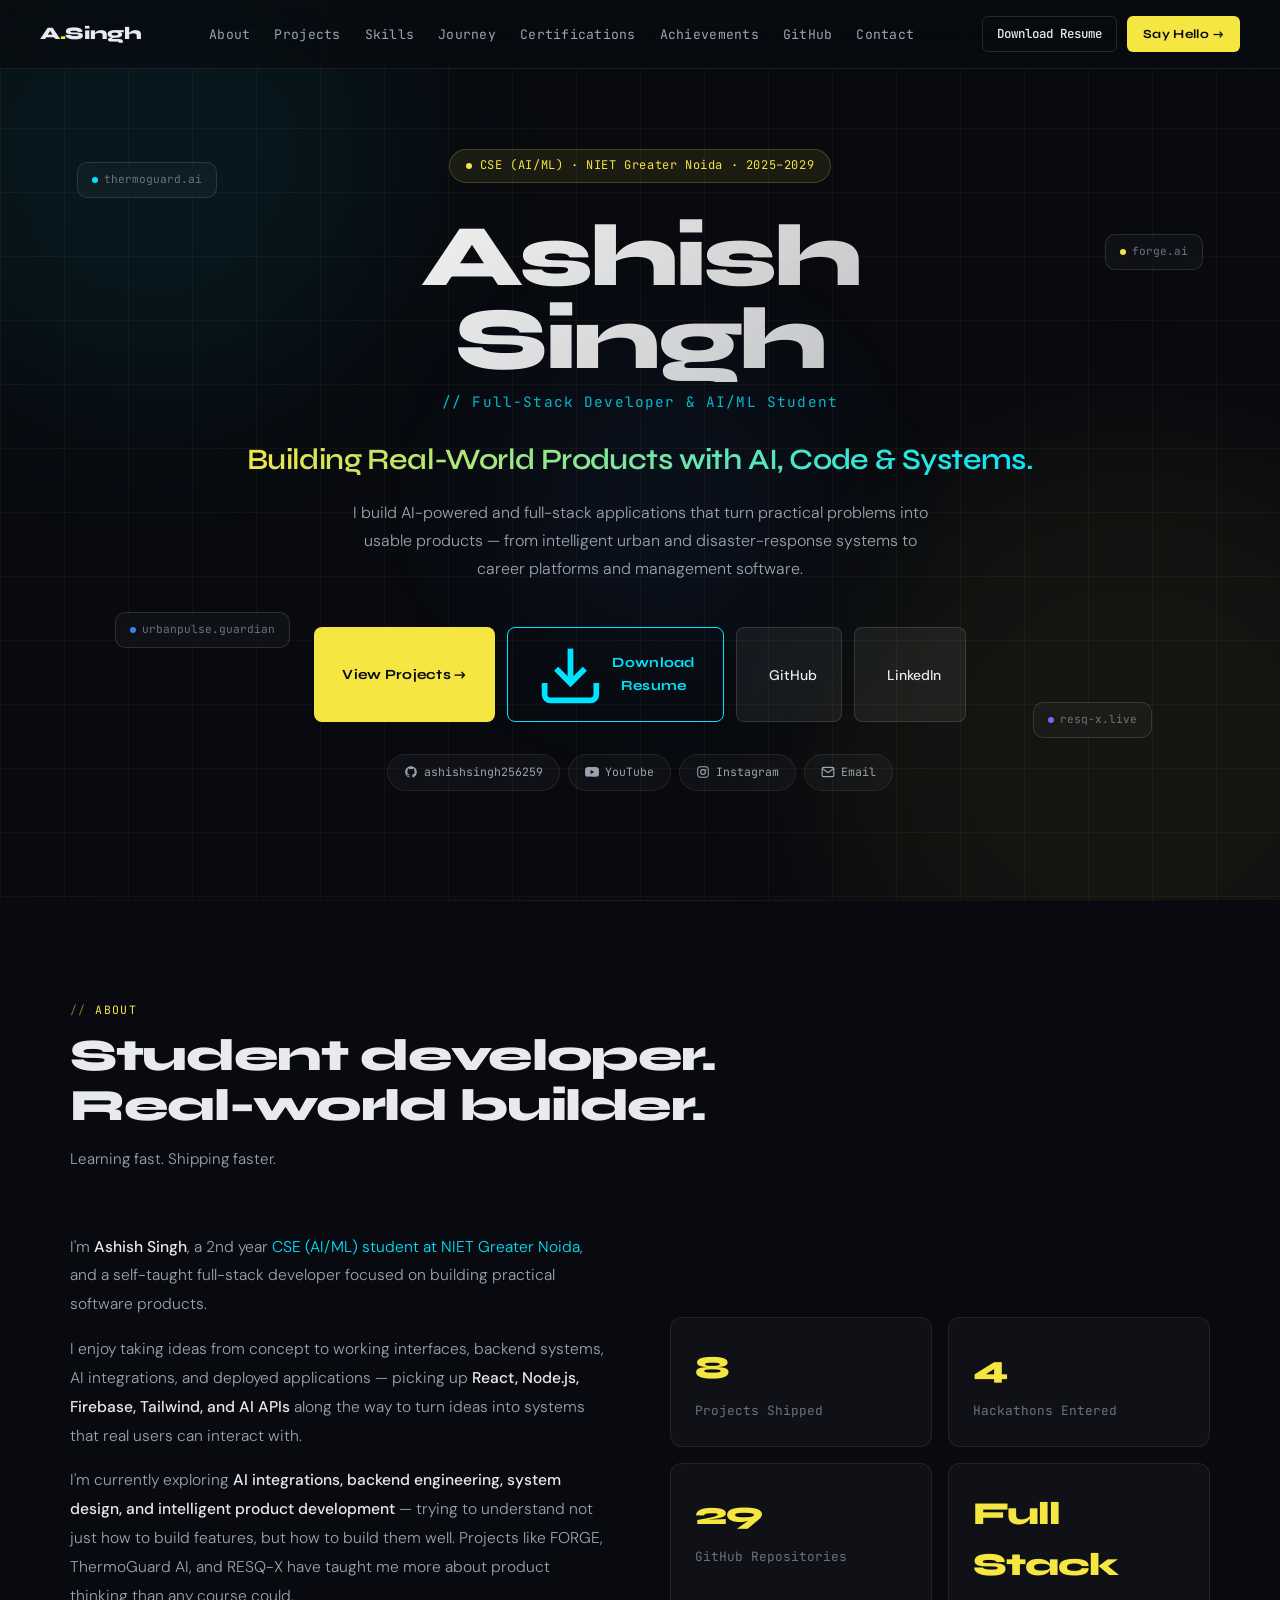
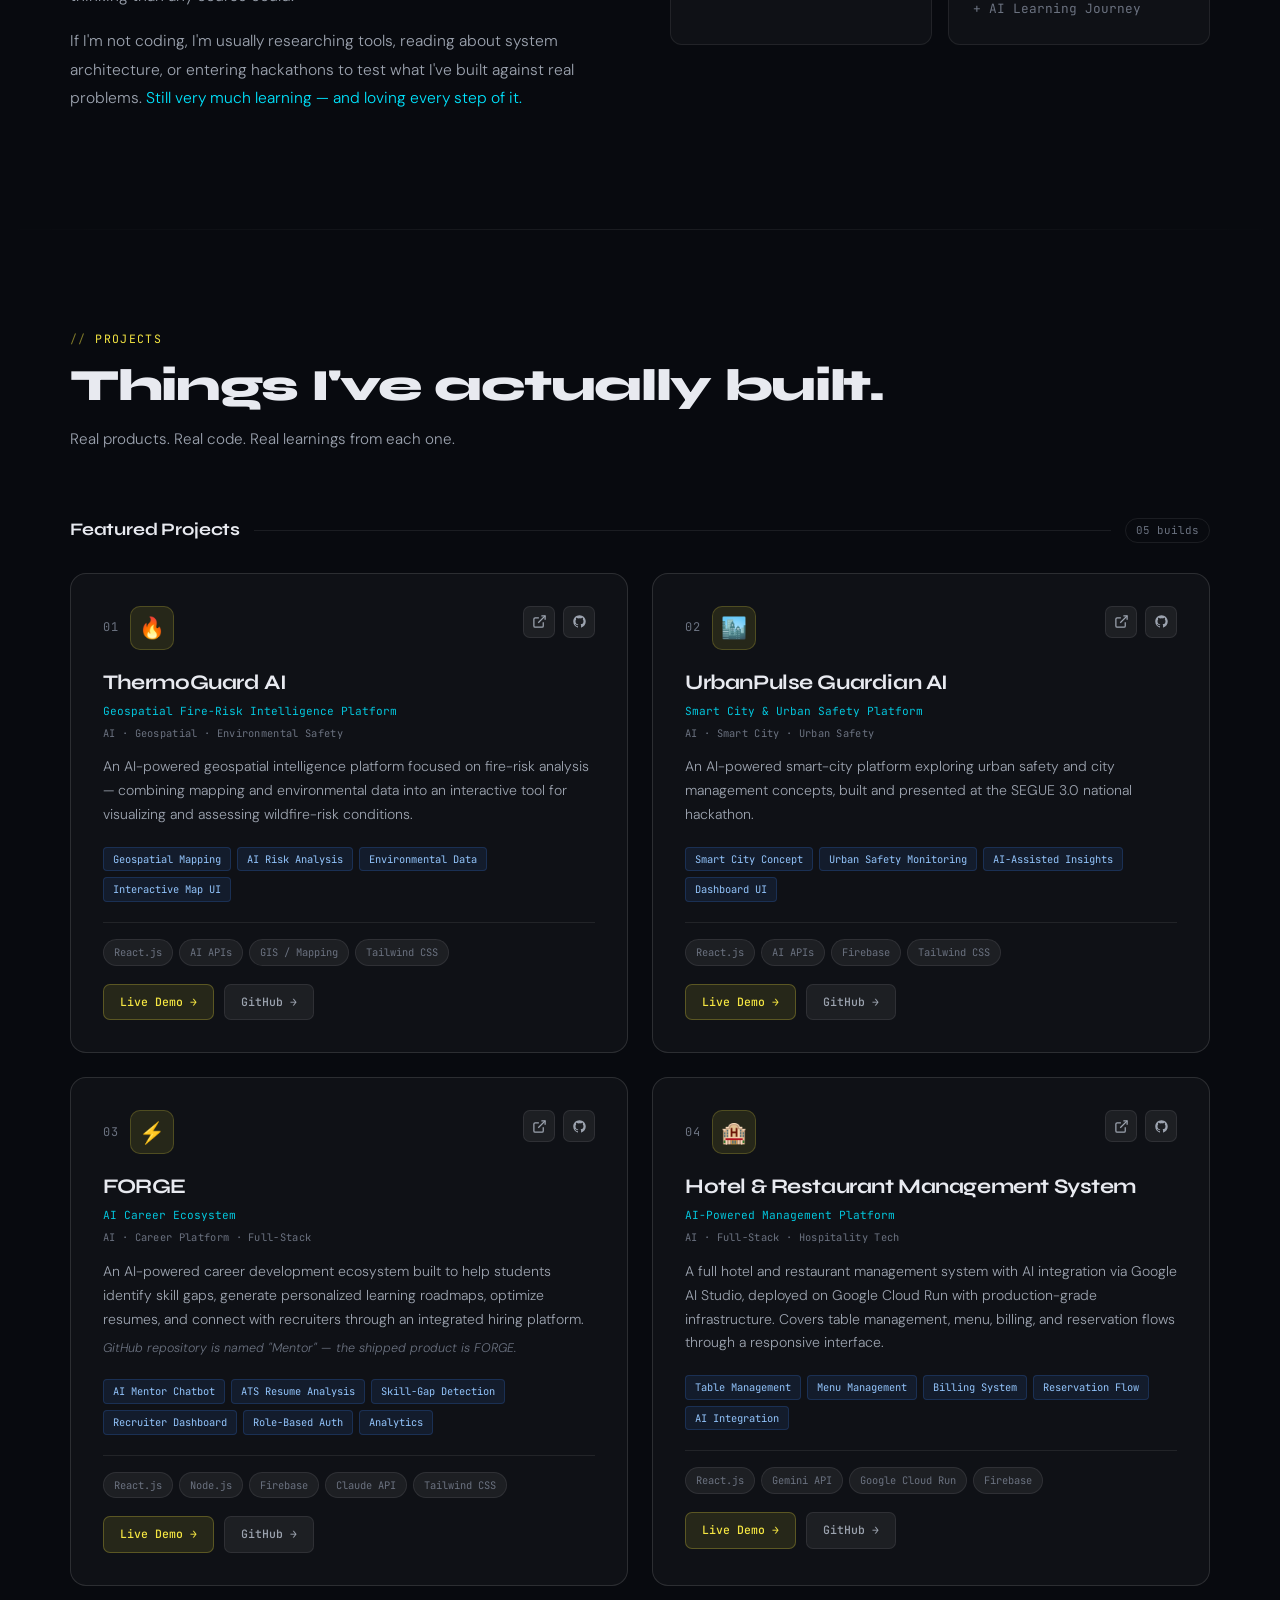
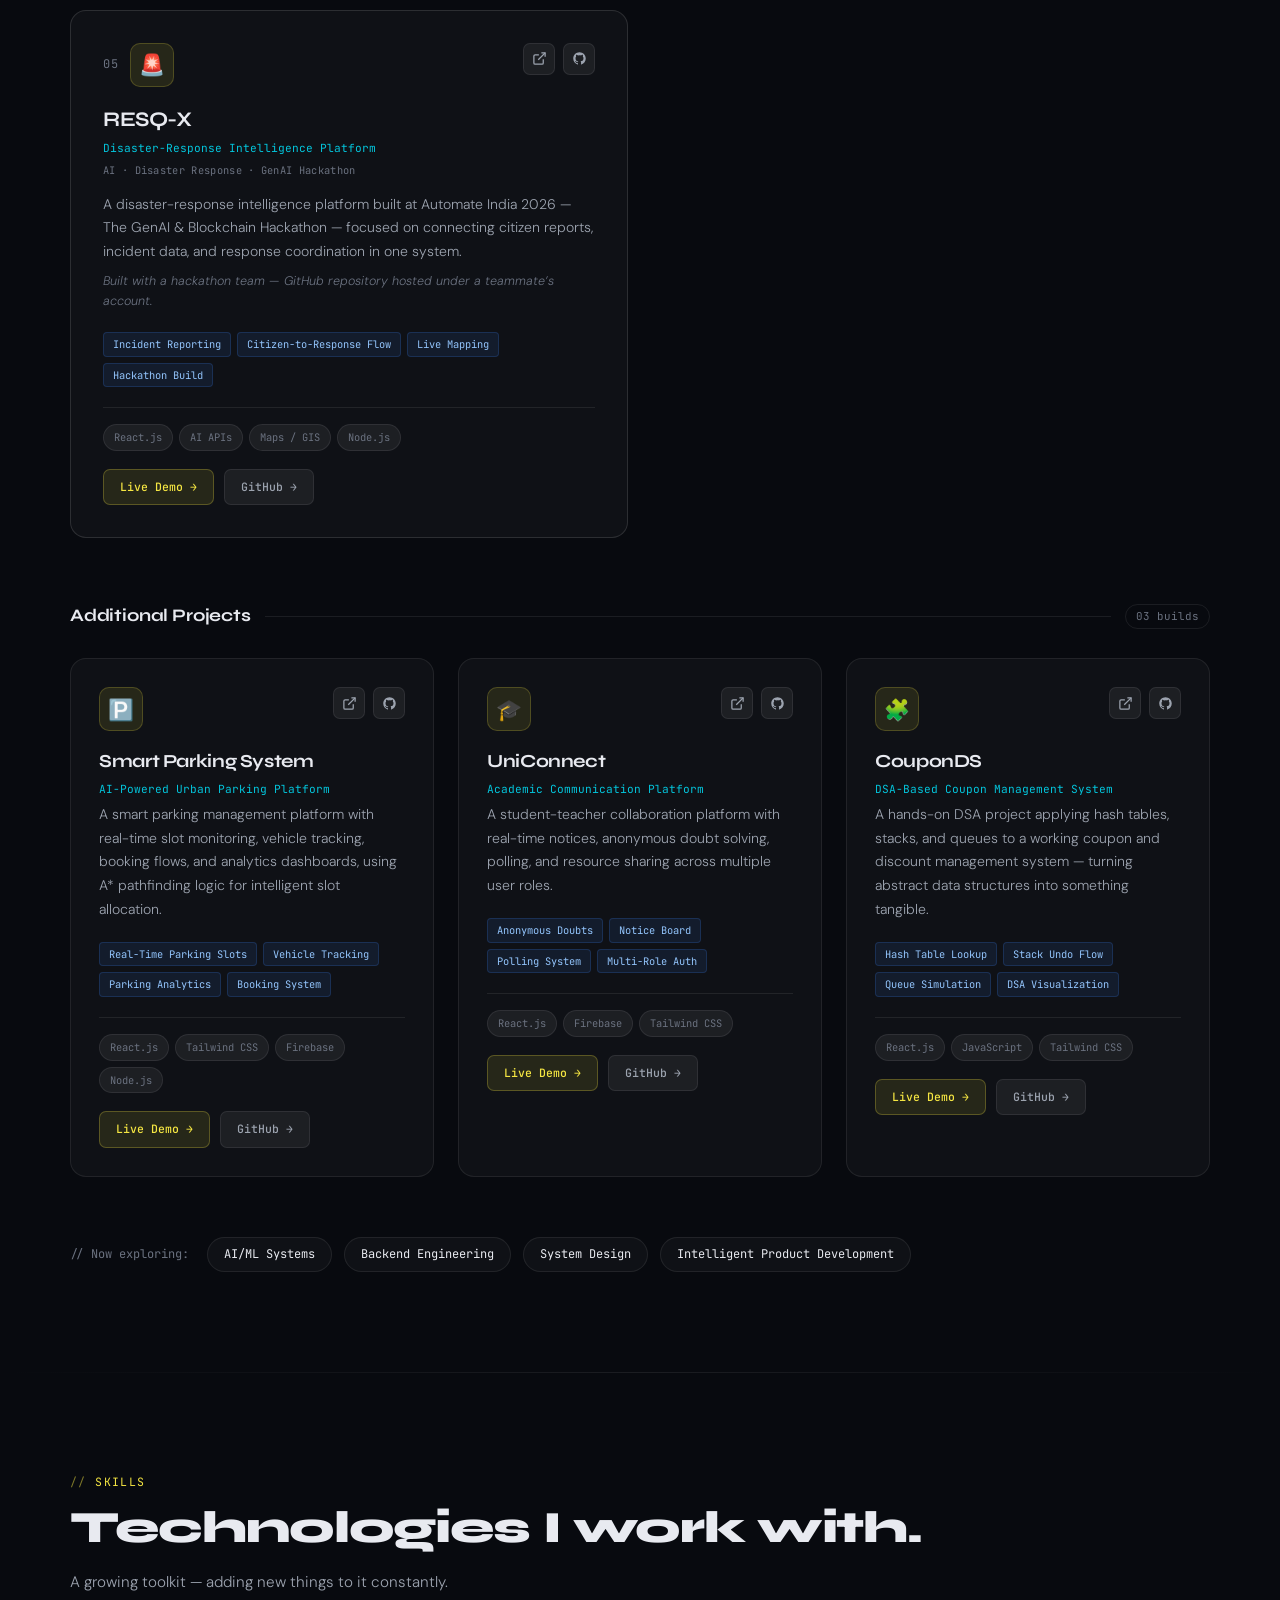
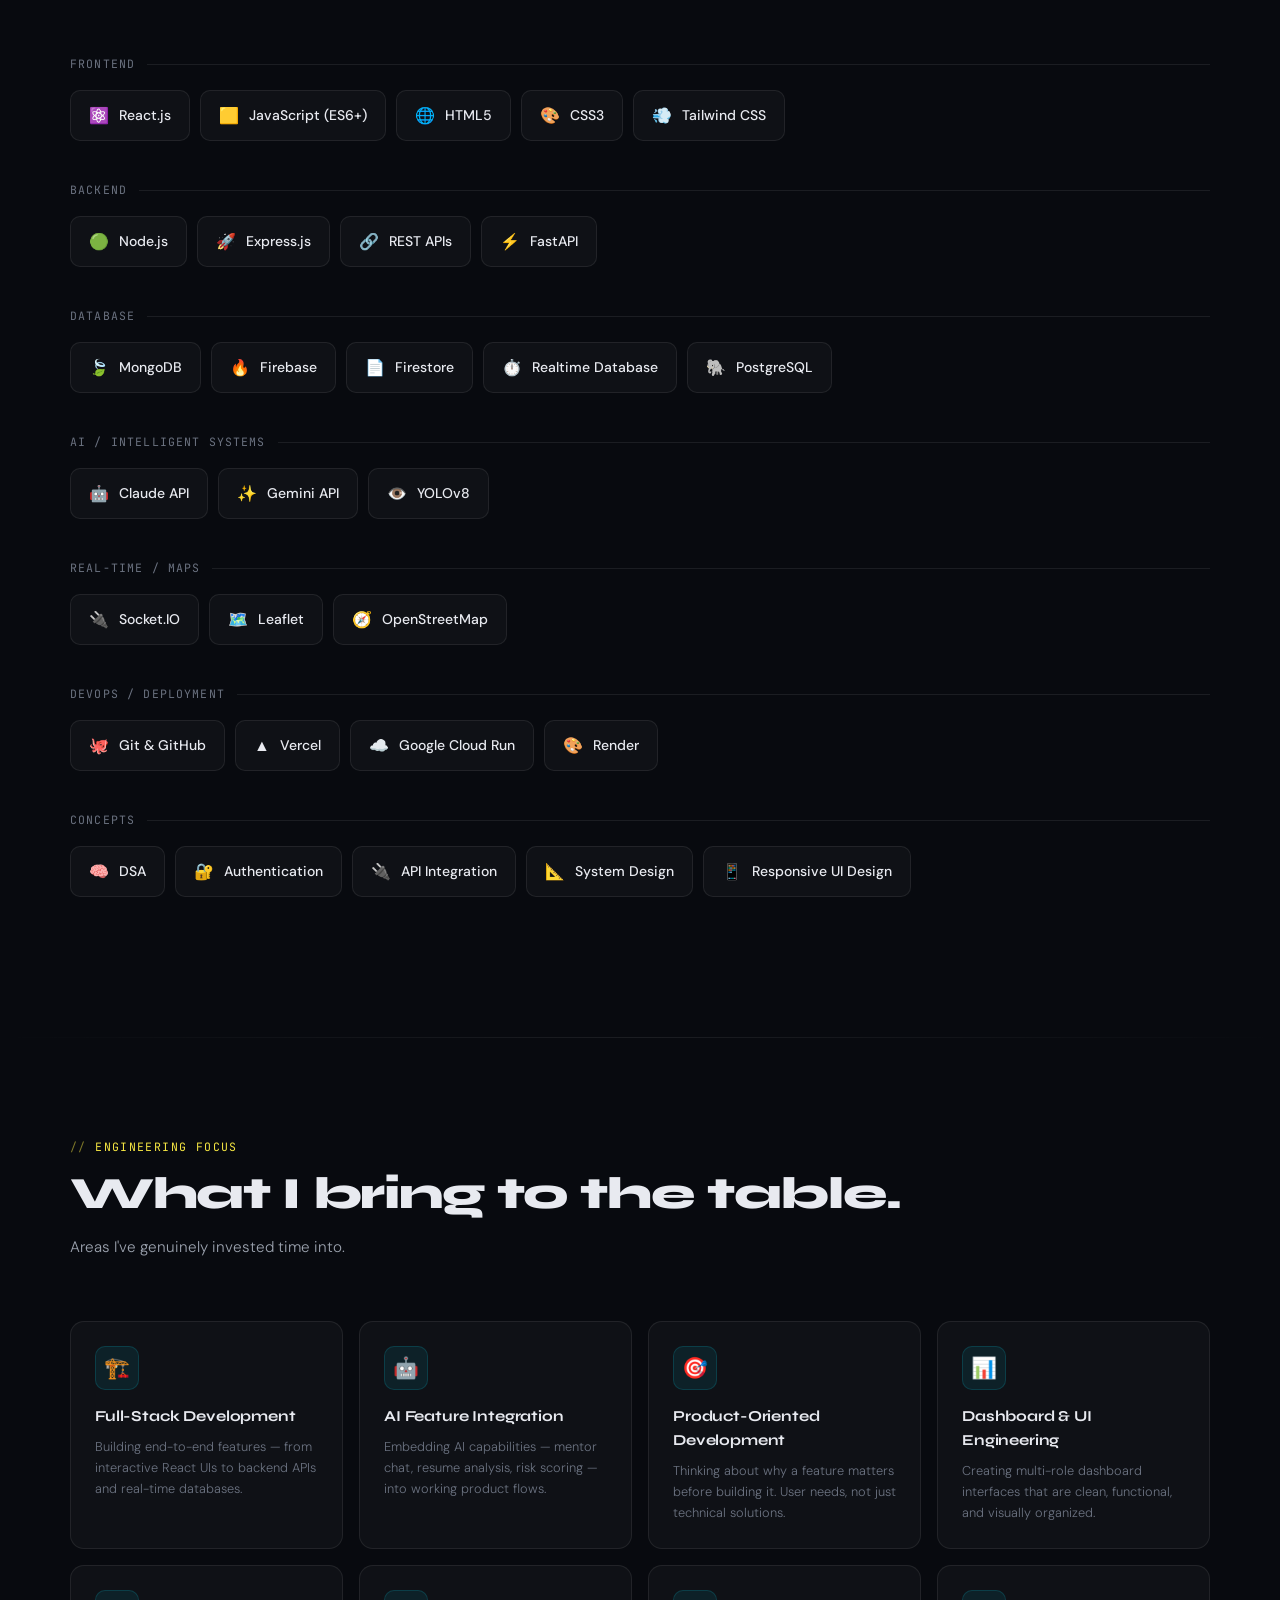
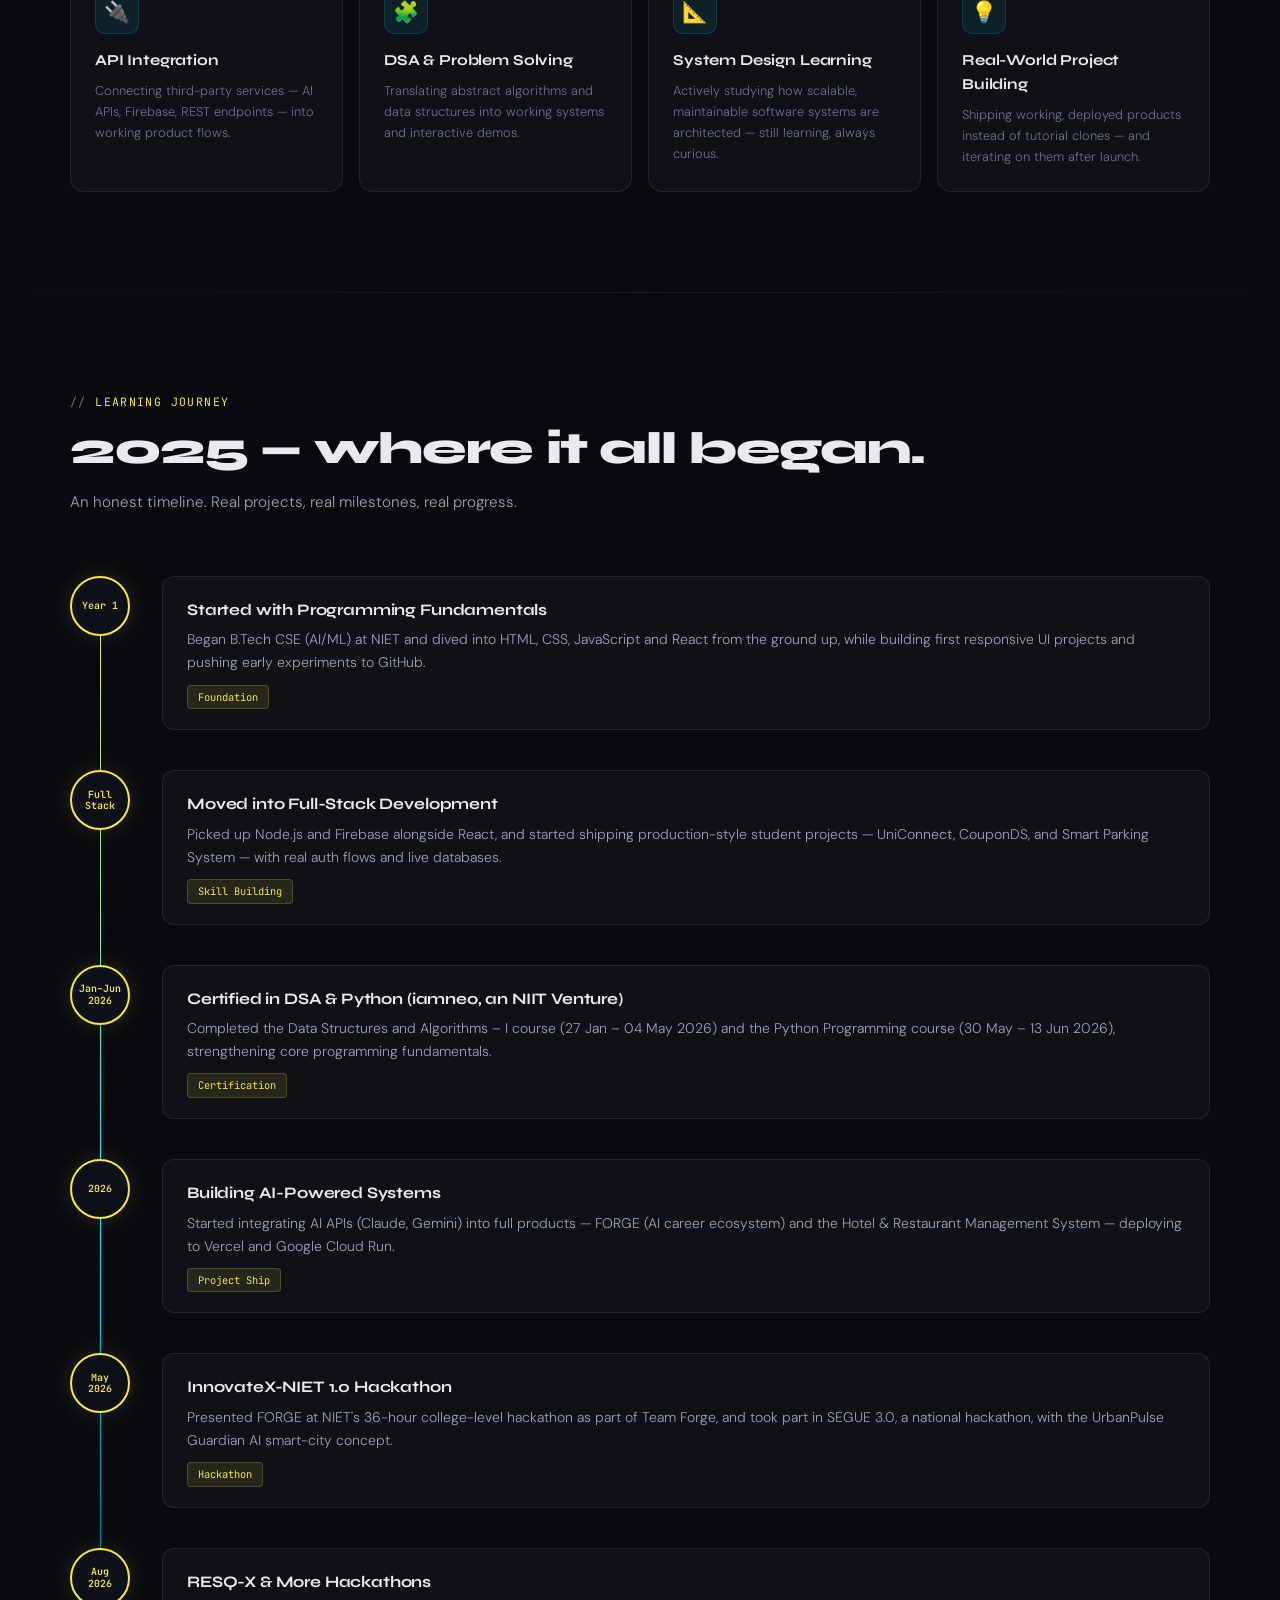
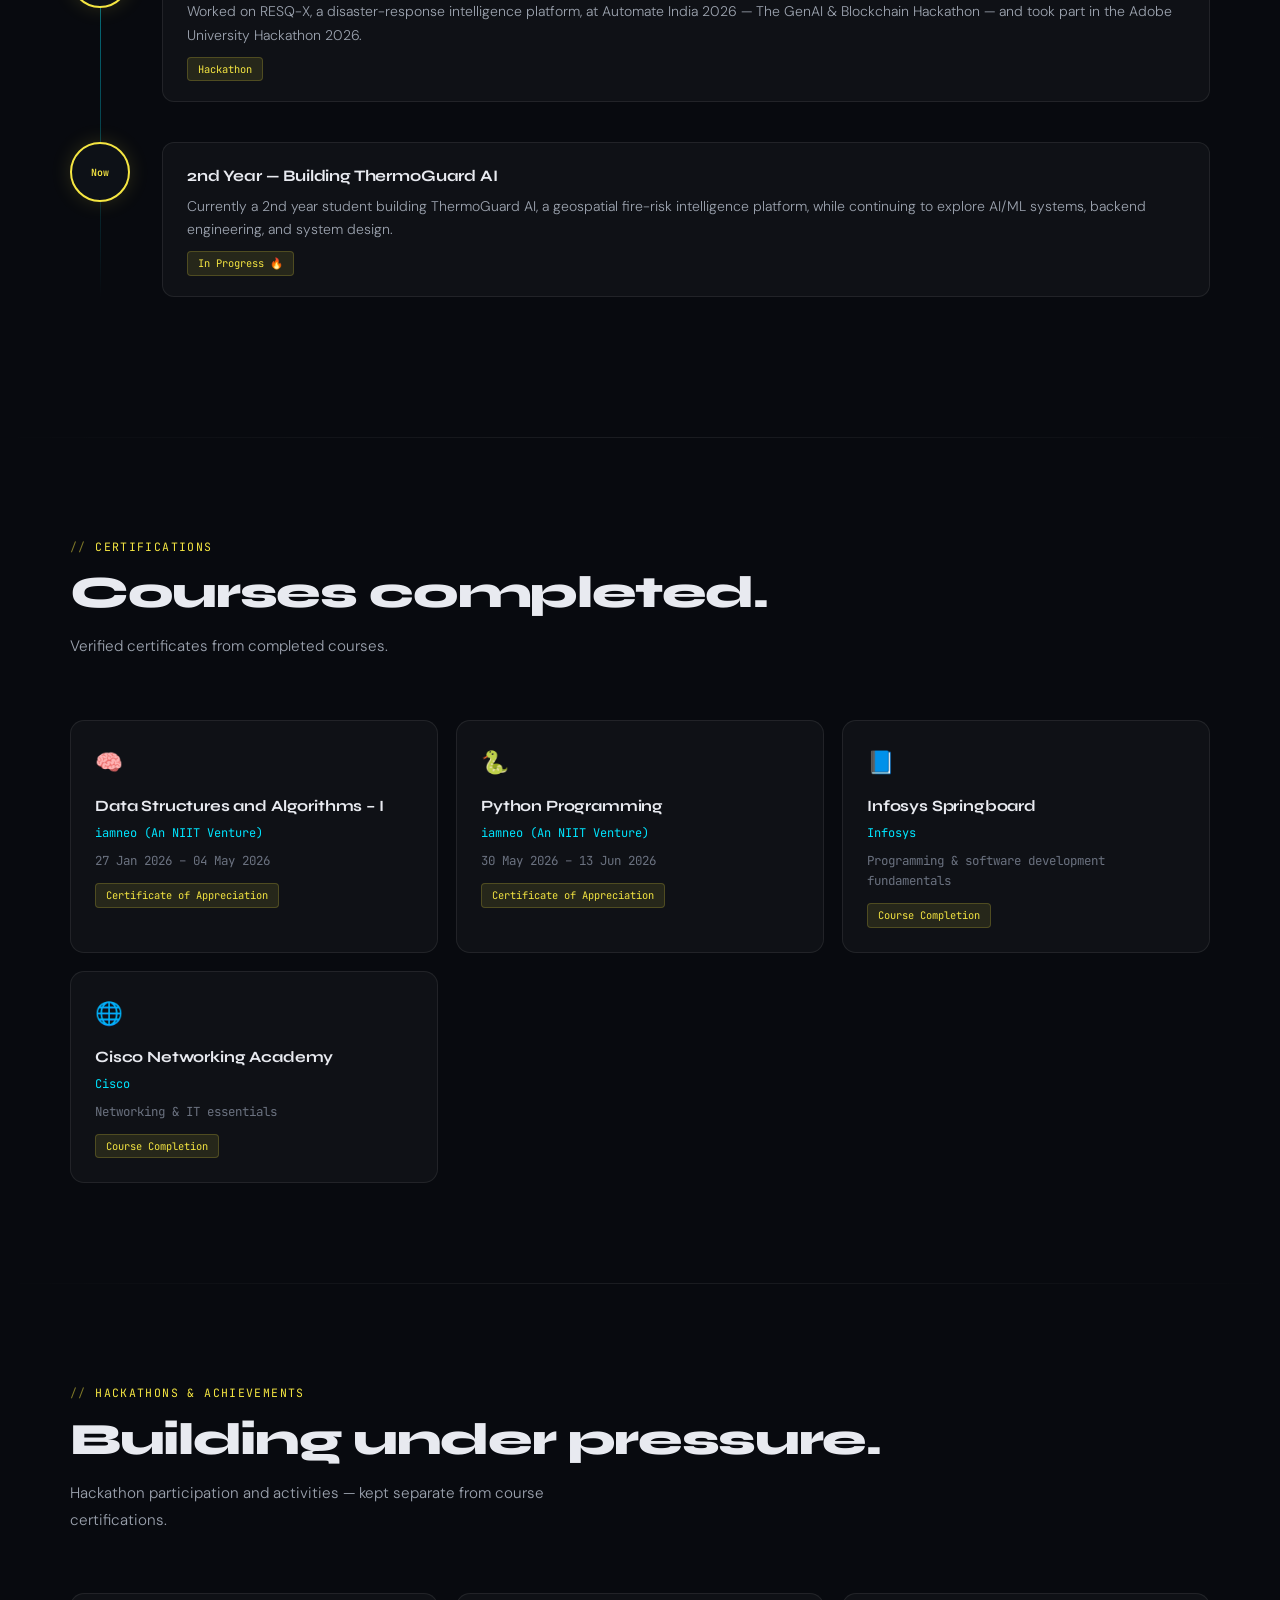
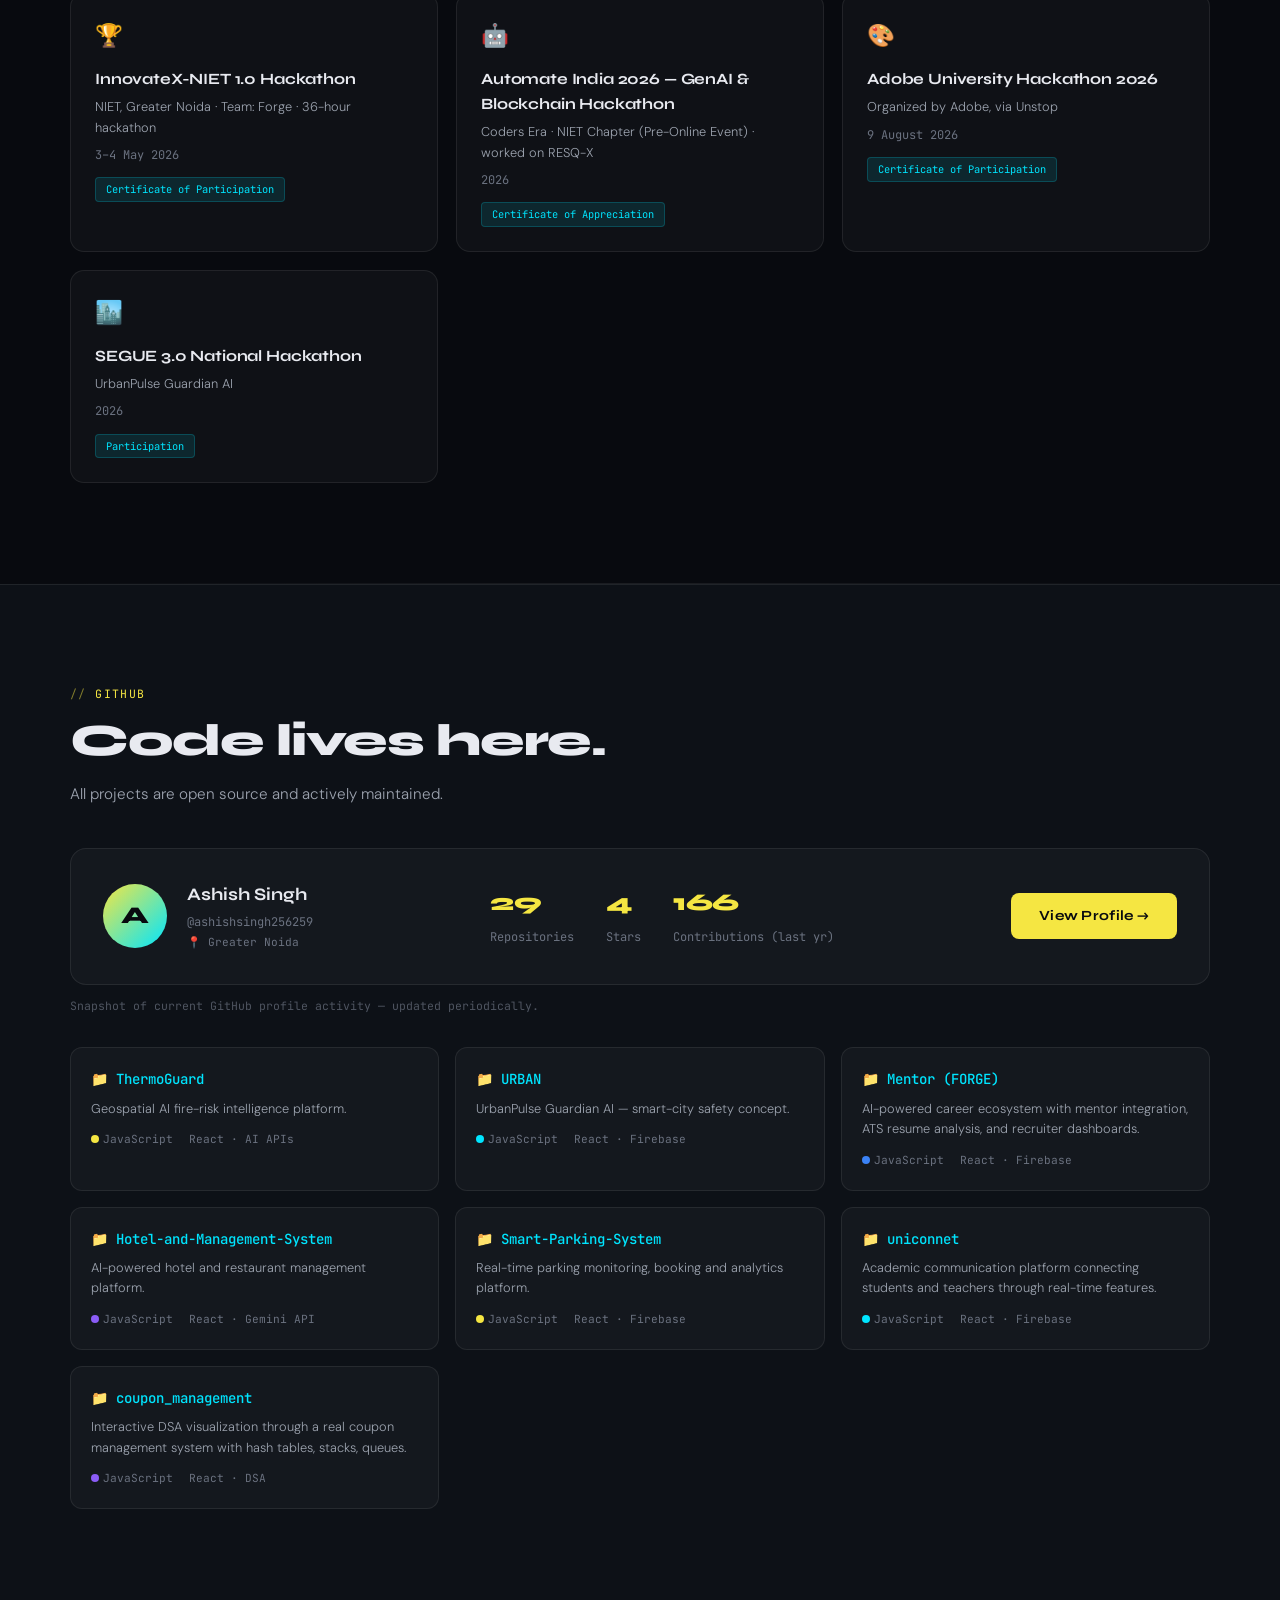
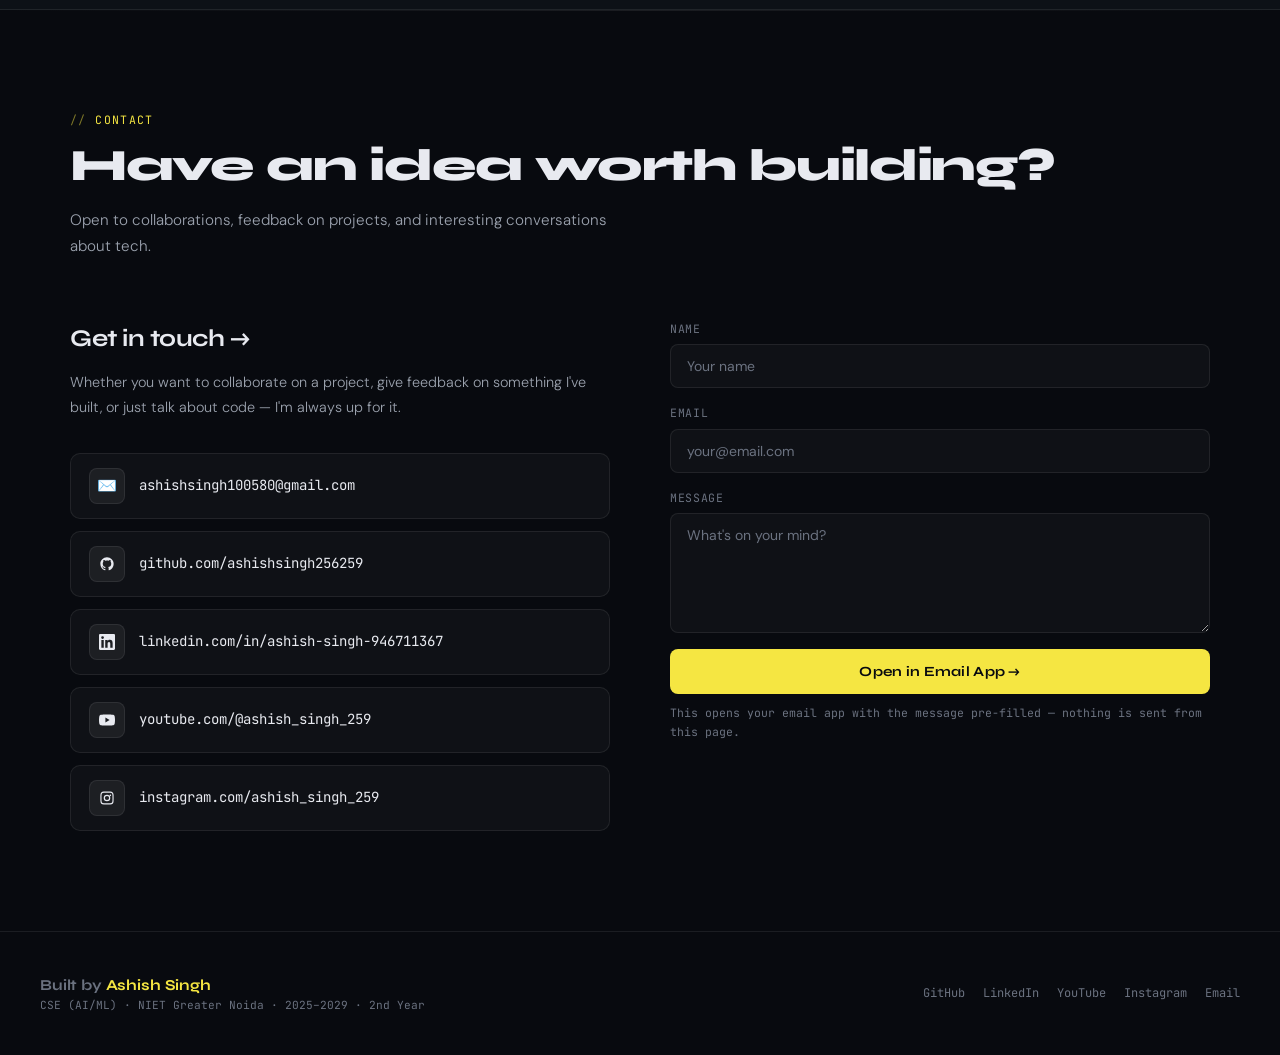
<file: index.html>
<!DOCTYPE html>
<html lang="en">
<head>
<meta charset="UTF-8" />
<meta name="viewport" content="width=device-width, initial-scale=1.0" />
<title>Ashish Singh — Full-Stack Developer & AI/ML Student</title>
<meta name="description" content="Ashish Singh — CSE (AI/ML) student at NIET Greater Noida and self-taught full-stack developer building AI-powered platforms across urban safety, disaster response, career tech, and hospitality management." />
<meta name="author" content="Ashish Singh" />
<link rel="canonical" href="https://self-intro-beryl.vercel.app/" />

<!-- Open Graph -->
<meta property="og:type" content="website" />
<meta property="og:title" content="Ashish Singh — Full-Stack Developer & AI/ML Student" />
<meta property="og:description" content="CSE (AI/ML) student and self-taught full-stack developer building AI-powered, real-world platforms — from smart-city and disaster-response systems to career tech and hospitality management." />
<meta property="og:url" content="https://self-intro-beryl.vercel.app/" />
<meta property="og:site_name" content="Ashish Singh — Portfolio" />

<!-- Twitter -->
<meta name="twitter:card" content="summary" />
<meta name="twitter:title" content="Ashish Singh — Full-Stack Developer & AI/ML Student" />
<meta name="twitter:description" content="CSE (AI/ML) student and self-taught full-stack developer building AI-powered, real-world platforms." />

<link rel="icon" href="data:image/svg+xml,%3Csvg xmlns='http://www.w3.org/2000/svg' viewBox='0 0 100 100'%3E%3Crect width='100' height='100' rx='22' fill='%23080a0f'/%3E%3Ctext x='50' y='68' font-family='Georgia,serif' font-size='58' font-weight='700' fill='%23f5e642' text-anchor='middle'%3EA%3C/text%3E%3C/svg%3E" />

<link rel="preconnect" href="https://fonts.googleapis.com" />
<link rel="preconnect" href="https://fonts.gstatic.com" crossorigin />
<link href="https://fonts.googleapis.com/css2?family=Syne:wght@400;500;600;700;800&family=JetBrains+Mono:wght@300;400;500&family=DM+Sans:ital,opsz,wght@0,9..40,300;0,9..40,400;0,9..40,500;1,9..40,300&display=swap" rel="stylesheet" />
<style>
  :root {
    --bg: #080a0f;
    --bg2: #0d1117;
    --surface: rgba(255,255,255,0.03);
    --surface2: rgba(255,255,255,0.06);
    --border: rgba(255,255,255,0.08);
    --border2: rgba(255,255,255,0.12);
    --yellow: #f5e642;
    --cyan: #00e5ff;
    --blue: #3b82f6;
    --purple: #8b5cf6;
    --text: #e8eaf0;
    --muted: #6b7280;
    --muted2: #9ca3af;
    --font-display: 'Syne', sans-serif;
    --font-body: 'DM Sans', sans-serif;
    --font-mono: 'JetBrains Mono', monospace;
  }

  *, *::before, *::after { box-sizing: border-box; margin: 0; padding: 0; }

  html { scroll-behavior: smooth; }

  body {
    background: var(--bg);
    color: var(--text);
    font-family: var(--font-body);
    font-size: 16px;
    line-height: 1.6;
    overflow-x: hidden;
  }

  img { max-width: 100%; display: block; }

  ::selection { background: rgba(245,230,66,0.25); color: var(--yellow); }

  /* ACCESSIBILITY */
  a:focus-visible, button:focus-visible, input:focus-visible, textarea:focus-visible {
    outline: 2px solid var(--cyan); outline-offset: 3px; border-radius: 4px;
  }
  .skip-link {
    position: absolute; left: -9999px; top: 0; z-index: 200;
    background: var(--yellow); color: #080a0f; padding: 10px 18px;
    font-family: var(--font-mono); font-weight: 600; border-radius: 0 0 8px 0;
  }
  .skip-link:focus { left: 0; }

  @media (prefers-reduced-motion: reduce) {
    *, *::before, *::after {
      animation-duration: 0.01ms !important;
      animation-iteration-count: 1 !important;
      transition-duration: 0.01ms !important;
      scroll-behavior: auto !important;
    }
  }

  /* SCROLLBAR */
  ::-webkit-scrollbar { width: 4px; }
  ::-webkit-scrollbar-track { background: var(--bg); }
  ::-webkit-scrollbar-thumb { background: rgba(245,230,66,0.3); border-radius: 2px; }

  /* NAV */
  nav {
    position: fixed; top: 0; left: 0; right: 0; z-index: 100;
    padding: 16px 40px;
    display: flex; align-items: center; justify-content: space-between;
    background: rgba(8,10,15,0.7);
    backdrop-filter: blur(20px);
    -webkit-backdrop-filter: blur(20px);
    border-bottom: 1px solid var(--border);
    animation: slideDown 0.6s ease;
    gap: 16px;
  }
  @keyframes slideDown { from { transform: translateY(-100%); opacity: 0; } to { transform: translateY(0); opacity: 1; } }

  .nav-logo {
    font-family: var(--font-display);
    font-weight: 800; font-size: 1.1rem;
    color: var(--text);
    letter-spacing: -0.02em;
    text-decoration: none;
    flex-shrink: 0;
  }
  .nav-logo span { color: var(--yellow); }

  .nav-links { display: flex; gap: 24px; list-style: none; overflow-x: auto; scrollbar-width: none; }
  .nav-links::-webkit-scrollbar { display: none; }
  .nav-links a {
    color: var(--muted2); font-size: 0.82rem; text-decoration: none;
    font-family: var(--font-mono); font-weight: 400;
    transition: color 0.2s;
    letter-spacing: 0.02em;
    white-space: nowrap;
  }
  .nav-links a:hover { color: var(--yellow); }

  .nav-actions { display: flex; align-items: center; gap: 10px; flex-shrink: 0; }

  .nav-cta {
    background: var(--yellow); color: #080a0f;
    padding: 8px 16px; border-radius: 6px;
    font-size: 0.78rem; font-weight: 700; font-family: var(--font-display);
    text-decoration: none; letter-spacing: 0.03em;
    transition: all 0.2s; white-space: nowrap;
  }
  .nav-cta:hover { background: #fff; transform: translateY(-1px); }

  .nav-cta-ghost {
    background: transparent; color: var(--text);
    padding: 7px 14px; border-radius: 6px; border: 1px solid var(--border2);
    font-size: 0.78rem; font-weight: 500; font-family: var(--font-mono);
    text-decoration: none; transition: all 0.2s; white-space: nowrap;
  }
  .nav-cta-ghost:hover { border-color: var(--cyan); color: var(--cyan); }

  /* HERO */
  .hero {
    min-height: 100vh;
    display: flex; align-items: center; justify-content: center;
    position: relative; overflow: hidden;
    padding: 120px 40px 80px;
  }

  .hero-bg {
    position: absolute; inset: 0; z-index: 0;
    overflow: hidden;
  }

  /* Animated grid */
  .grid-lines {
    position: absolute; inset: 0;
    background-image:
      linear-gradient(rgba(245,230,66,0.04) 1px, transparent 1px),
      linear-gradient(90deg, rgba(245,230,66,0.04) 1px, transparent 1px);
    background-size: 64px 64px;
    animation: gridFade 8s ease-in-out infinite alternate;
  }
  @keyframes gridFade { from { opacity: 0.5; } to { opacity: 1; } }

  /* Glow orbs */
  .orb {
    position: absolute; border-radius: 50%;
    filter: blur(80px); pointer-events: none;
    animation: float 10s ease-in-out infinite alternate;
  }
  .orb1 { width: 500px; height: 500px; top: -100px; left: -100px; background: rgba(0,229,255,0.06); animation-delay: 0s; }
  .orb2 { width: 600px; height: 600px; bottom: -150px; right: -150px; background: rgba(245,230,66,0.05); animation-delay: -3s; }
  .orb3 { width: 300px; height: 300px; top: 40%; left: 40%; background: rgba(59,130,246,0.06); animation-delay: -6s; }
  @keyframes float {
    from { transform: translate(0, 0) scale(1); }
    to { transform: translate(30px, -30px) scale(1.05); }
  }

  /* Floating elements */
  .float-el {
    position: absolute; border: 1px solid var(--border2);
    border-radius: 10px; padding: 8px 14px;
    font-family: var(--font-mono); font-size: 0.7rem; color: var(--muted);
    background: var(--surface);
    backdrop-filter: blur(8px);
    animation: floatEl 6s ease-in-out infinite alternate;
    pointer-events: none;
  }
  .float-el .dot { display: inline-block; width: 6px; height: 6px; border-radius: 50%; margin-right: 6px; }
  .float-el1 { top: 18%; left: 6%; animation-delay: 0s; }
  .float-el2 { top: 26%; right: 6%; animation-delay: -2s; }
  .float-el3 { bottom: 28%; left: 9%; animation-delay: -4s; }
  .float-el4 { bottom: 18%; right: 10%; animation-delay: -3s; }
  @keyframes floatEl {
    from { transform: translateY(0px); opacity: 0.7; }
    to { transform: translateY(-12px); opacity: 1; }
  }

  .hero-content {
    position: relative; z-index: 1;
    max-width: 820px; text-align: center;
    animation: heroReveal 1s ease 0.2s both;
  }
  @keyframes heroReveal { from { opacity: 0; transform: translateY(30px); } to { opacity: 1; transform: translateY(0); } }

  .hero-badge {
    display: inline-flex; align-items: center; gap: 8px;
    background: rgba(245,230,66,0.08); border: 1px solid rgba(245,230,66,0.2);
    border-radius: 100px; padding: 6px 16px;
    font-family: var(--font-mono); font-size: 0.75rem; color: var(--yellow);
    margin-bottom: 32px; letter-spacing: 0.05em;
  }
  .hero-badge::before { content: ''; width: 6px; height: 6px; border-radius: 50%; background: var(--yellow); display: inline-block; animation: blink 2s ease infinite; }
  @keyframes blink { 0%,100%{opacity:1} 50%{opacity:0.3} }

  .hero-name {
    font-family: var(--font-display);
    font-size: clamp(2.8rem, 7vw, 5.5rem);
    font-weight: 800; line-height: 0.95;
    letter-spacing: -0.04em;
    margin-bottom: 8px;
    background: linear-gradient(135deg, #ffffff 0%, rgba(255,255,255,0.7) 100%);
    -webkit-background-clip: text; -webkit-text-fill-color: transparent; background-clip: text;
  }

  .hero-role {
    font-family: var(--font-mono); font-size: 0.9rem;
    color: var(--cyan); letter-spacing: 0.08em;
    margin-bottom: 28px; opacity: 0.8;
  }

  .hero-heading {
    font-family: var(--font-display);
    font-size: clamp(1.2rem, 3vw, 1.85rem);
    font-weight: 600; letter-spacing: -0.02em;
    line-height: 1.3; margin-bottom: 20px;
    background: linear-gradient(90deg, var(--yellow), var(--cyan));
    -webkit-background-clip: text; -webkit-text-fill-color: transparent; background-clip: text;
  }

  .hero-desc {
    font-size: 1rem; color: var(--muted2); max-width: 600px;
    margin: 0 auto 44px; line-height: 1.75; font-weight: 300;
  }

  .hero-btns {
    display: flex; flex-wrap: wrap; gap: 12px; justify-content: center;
    margin-bottom: 32px;
  }

  .btn-primary {
    background: var(--yellow); color: #080a0f;
    padding: 12px 28px; border-radius: 8px;
    font-family: var(--font-display); font-weight: 700; font-size: 0.875rem;
    text-decoration: none; letter-spacing: 0.02em;
    transition: all 0.2s; border: none; cursor: pointer;
    display: inline-flex; align-items: center; gap: 8px;
  }
  .btn-primary:hover { background: #fff; transform: translateY(-2px); box-shadow: 0 8px 30px rgba(245,230,66,0.3); }

  .btn-resume {
    background: transparent; color: var(--cyan);
    padding: 12px 28px; border-radius: 8px;
    font-family: var(--font-display); font-weight: 700; font-size: 0.875rem;
    text-decoration: none; letter-spacing: 0.02em;
    border: 1px solid var(--cyan);
    transition: all 0.2s; cursor: pointer;
    display: inline-flex; align-items: center; gap: 8px;
  }
  .btn-resume:hover { background: rgba(0,229,255,0.1); transform: translateY(-2px); box-shadow: 0 8px 30px rgba(0,229,255,0.15); }

  .btn-ghost {
    background: var(--surface2); color: var(--text);
    padding: 12px 24px; border-radius: 8px;
    font-family: var(--font-body); font-weight: 500; font-size: 0.875rem;
    text-decoration: none; border: 1px solid var(--border2);
    transition: all 0.2s; cursor: pointer; display: flex; align-items: center; gap: 8px;
  }
  .btn-ghost:hover { background: rgba(255,255,255,0.1); border-color: rgba(255,255,255,0.2); transform: translateY(-1px); }

  .hero-social {
    display: flex; gap: 8px; justify-content: center; flex-wrap: wrap;
  }
  .social-pill {
    display: flex; align-items: center; gap: 6px;
    background: var(--surface); border: 1px solid var(--border);
    border-radius: 100px; padding: 8px 16px;
    font-family: var(--font-mono); font-size: 0.72rem; color: var(--muted2);
    text-decoration: none; transition: all 0.2s;
  }
  .social-pill:hover { border-color: var(--cyan); color: var(--cyan); background: rgba(0,229,255,0.05); }
  .social-pill svg { width: 14px; height: 14px; }

  /* SECTIONS */
  section { padding: 100px 40px; }
  .container { max-width: 1140px; margin: 0 auto; }

  .section-label {
    font-family: var(--font-mono); font-size: 0.72rem;
    color: var(--yellow); letter-spacing: 0.12em; text-transform: uppercase;
    margin-bottom: 12px;
  }
  .section-label::before { content: '// '; opacity: 0.5; }

  .section-title {
    font-family: var(--font-display);
    font-size: clamp(1.8rem, 4vw, 2.8rem);
    font-weight: 800; letter-spacing: -0.03em; line-height: 1.1;
    margin-bottom: 16px;
  }

  .section-desc {
    color: var(--muted2); max-width: 560px;
    font-size: 0.95rem; font-weight: 300; line-height: 1.75;
  }

  /* ABOUT */
  .about-grid {
    display: grid; grid-template-columns: 1fr 1fr; gap: 60px;
    align-items: center; margin-top: 60px;
  }

  .about-text p {
    color: var(--muted2); line-height: 1.85; font-size: 0.975rem;
    margin-bottom: 16px; font-weight: 300;
  }
  .about-text p strong { color: var(--text); font-weight: 500; }
  .about-text p em { color: var(--cyan); font-style: normal; }

  .about-stats {
    display: grid; grid-template-columns: 1fr 1fr; gap: 16px;
  }

  .stat-card {
    background: var(--surface);
    border: 1px solid var(--border);
    border-radius: 12px; padding: 24px;
    position: relative; overflow: hidden;
    transition: all 0.3s;
  }
  .stat-card:hover { border-color: var(--border2); transform: translateY(-2px); }
  .stat-card::before {
    content: ''; position: absolute; inset: 0;
    background: linear-gradient(135deg, rgba(245,230,66,0.04), transparent);
    opacity: 0; transition: opacity 0.3s;
  }
  .stat-card:hover::before { opacity: 1; }

  .stat-num {
    font-family: var(--font-display); font-size: 2rem; font-weight: 800;
    color: var(--yellow); letter-spacing: -0.03em; display: block; margin-bottom: 4px;
  }
  .stat-label { font-size: 0.8rem; color: var(--muted); font-family: var(--font-mono); }

  /* PROJECTS */
  .projects-subhead {
    display: flex; align-items: center; gap: 14px; margin: 64px 0 28px;
  }
  .projects-subhead:first-of-type { margin-top: 60px; }
  .projects-subhead h3 {
    font-family: var(--font-display); font-size: 1.1rem; font-weight: 700;
    letter-spacing: -0.01em; color: var(--text); white-space: nowrap;
  }
  .projects-subhead .line { flex: 1; height: 1px; background: var(--border); }
  .projects-subhead .tag {
    font-family: var(--font-mono); font-size: 0.68rem; color: var(--muted);
    border: 1px solid var(--border); padding: 3px 10px; border-radius: 100px;
  }

  .projects-grid {
    display: grid; grid-template-columns: repeat(auto-fill, minmax(340px, 1fr));
    gap: 24px;
  }
  .projects-grid.featured { grid-template-columns: repeat(auto-fill, minmax(400px, 1fr)); }

  .project-card {
    background: var(--surface);
    border: 1px solid var(--border);
    border-radius: 16px; padding: 28px;
    position: relative; overflow: hidden;
    transition: all 0.35s cubic-bezier(0.25, 0.46, 0.45, 0.94);
    cursor: default;
  }
  .project-card:hover {
    border-color: rgba(245,230,66,0.25);
    transform: translateY(-4px);
    box-shadow: 0 20px 60px rgba(0,0,0,0.4), 0 0 40px rgba(245,230,66,0.04);
  }
  .project-card.featured { padding: 32px; border-color: var(--border2); }
  .project-card.featured:hover { border-color: rgba(0,229,255,0.35); }

  /* Gradient top border */
  .project-card::before {
    content: ''; position: absolute; top: 0; left: 0; right: 0; height: 1px;
    background: linear-gradient(90deg, transparent, var(--yellow), var(--cyan), transparent);
    opacity: 0; transition: opacity 0.3s;
  }
  .project-card:hover::before { opacity: 1; }

  /* Subtle glow bg */
  .project-card::after {
    content: ''; position: absolute; inset: 0;
    background: radial-gradient(ellipse at 50% 0%, rgba(245,230,66,0.03) 0%, transparent 70%);
    opacity: 0; transition: opacity 0.3s; pointer-events: none;
  }
  .project-card:hover::after { opacity: 1; }

  .project-header { display: flex; align-items: flex-start; justify-content: space-between; margin-bottom: 16px; gap: 12px; }
  .project-header-left { display: flex; align-items: center; gap: 12px; }

  .project-number {
    font-family: var(--font-mono); font-size: 0.75rem; color: var(--muted);
    letter-spacing: 0.05em;
  }

  .project-icon {
    width: 44px; height: 44px; border-radius: 10px;
    display: flex; align-items: center; justify-content: center;
    font-size: 1.3rem;
    background: rgba(245,230,66,0.1); border: 1px solid rgba(245,230,66,0.2);
    flex-shrink: 0;
  }

  .project-links { display: flex; gap: 8px; flex-shrink: 0; }
  .project-link {
    display: flex; align-items: center; justify-content: center;
    width: 32px; height: 32px; border-radius: 7px;
    background: var(--surface2); border: 1px solid var(--border);
    color: var(--muted2); text-decoration: none;
    transition: all 0.2s; font-size: 0.75rem;
  }
  .project-link:hover { background: rgba(0,229,255,0.1); border-color: var(--cyan); color: var(--cyan); }
  .project-link svg { width: 15px; height: 15px; }

  .project-name {
    font-family: var(--font-display); font-size: 1.15rem; font-weight: 700;
    letter-spacing: -0.02em; margin-bottom: 4px; color: var(--text);
  }
  .project-card.featured .project-name { font-size: 1.3rem; }
  .project-subtitle { font-family: var(--font-mono); font-size: 0.7rem; color: var(--cyan); margin-bottom: 4px; opacity: 0.85; }
  .project-category { font-family: var(--font-mono); font-size: 0.65rem; color: var(--muted); margin-bottom: 14px; letter-spacing: 0.03em; }

  .project-desc {
    font-size: 0.875rem; color: var(--muted2); line-height: 1.7;
    margin-bottom: 20px; font-weight: 300;
  }

  .project-note {
    font-size: 0.78rem; color: var(--muted); line-height: 1.6;
    margin: -12px 0 20px; font-style: italic; font-weight: 300;
  }

  .project-features {
    display: flex; flex-wrap: wrap; gap: 6px; margin-bottom: 20px;
  }
  .feature-tag {
    font-family: var(--font-mono); font-size: 0.65rem;
    padding: 3px 9px; border-radius: 4px;
    background: rgba(59,130,246,0.1); border: 1px solid rgba(59,130,246,0.2);
    color: #93c5fd;
  }

  .project-stack {
    display: flex; flex-wrap: wrap; gap: 6px;
    padding-top: 16px; border-top: 1px solid var(--border);
    margin-bottom: 18px;
  }
  .stack-tag {
    font-family: var(--font-mono); font-size: 0.65rem;
    padding: 4px 10px; border-radius: 100px;
    background: var(--surface2); border: 1px solid var(--border);
    color: var(--muted);
  }

  .project-actions { display: flex; gap: 10px; flex-wrap: wrap; }
  .project-btn {
    font-family: var(--font-mono); font-size: 0.72rem; font-weight: 500;
    padding: 8px 16px; border-radius: 7px; text-decoration: none;
    display: inline-flex; align-items: center; gap: 6px; transition: all 0.2s;
  }
  .project-btn.live { background: rgba(245,230,66,0.1); border: 1px solid rgba(245,230,66,0.25); color: var(--yellow); }
  .project-btn.live:hover { background: rgba(245,230,66,0.18); }
  .project-btn.code { background: var(--surface2); border: 1px solid var(--border); color: var(--muted2); }
  .project-btn.code:hover { border-color: var(--border2); color: var(--text); }

  /* NOW EXPLORING */
  .exploring-strip {
    margin-top: 60px; display: flex; flex-wrap: wrap; gap: 12px;
    align-items: center;
  }
  .exploring-strip .exp-label {
    font-family: var(--font-mono); font-size: 0.75rem; color: var(--muted);
    margin-right: 6px;
  }
  .exp-pill {
    font-family: var(--font-mono); font-size: 0.75rem; color: var(--text);
    background: var(--surface); border: 1px solid var(--border);
    padding: 7px 16px; border-radius: 100px;
  }

  /* SKILLS */
  .skills-wrapper { margin-top: 60px; }
  .skill-category { margin-bottom: 40px; }
  .skill-cat-title {
    font-family: var(--font-mono); font-size: 0.72rem; color: var(--muted);
    letter-spacing: 0.1em; text-transform: uppercase; margin-bottom: 16px;
    display: flex; align-items: center; gap: 12px;
  }
  .skill-cat-title::after { content: ''; flex: 1; height: 1px; background: var(--border); }

  .skill-cards { display: flex; flex-wrap: wrap; gap: 10px; }

  .skill-card {
    background: var(--surface); border: 1px solid var(--border);
    border-radius: 10px; padding: 12px 18px;
    font-size: 0.875rem; color: var(--text); font-weight: 500;
    display: flex; align-items: center; gap: 10px;
    transition: all 0.25s; cursor: default;
    position: relative; overflow: hidden;
  }
  .skill-card:hover {
    border-color: var(--yellow);
    color: var(--yellow);
    background: rgba(245,230,66,0.05);
    transform: translateY(-2px);
    box-shadow: 0 0 20px rgba(245,230,66,0.1);
  }
  .skill-card .skill-icon { font-size: 1rem; }

  /* JOURNEY / TIMELINE */
  .timeline { margin-top: 60px; position: relative; }
  .timeline::before {
    content: ''; position: absolute; left: 30px; top: 0; bottom: 0; width: 1px;
    background: linear-gradient(to bottom, var(--yellow), var(--cyan), transparent);
  }

  .timeline-item {
    display: flex; gap: 32px; margin-bottom: 40px;
    padding-left: 0;
    animation: fadeUp 0.6s ease both;
  }

  .timeline-dot {
    position: relative; z-index: 1;
    width: 60px; min-width: 60px; height: 60px;
    border-radius: 50%;
    background: var(--bg2); border: 2px solid var(--yellow);
    display: flex; align-items: center; justify-content: center;
    font-family: var(--font-mono); font-size: 0.62rem; color: var(--yellow);
    font-weight: 600; letter-spacing: 0.01em; text-align: center; line-height: 1.15;
    box-shadow: 0 0 20px rgba(245,230,66,0.15);
    flex-shrink: 0; padding: 4px;
  }

  .timeline-content {
    background: var(--surface); border: 1px solid var(--border);
    border-radius: 12px; padding: 20px 24px;
    flex: 1; transition: all 0.3s;
  }
  .timeline-content:hover { border-color: var(--border2); }

  .timeline-title {
    font-family: var(--font-display); font-weight: 700; font-size: 1rem;
    letter-spacing: -0.01em; margin-bottom: 6px; color: var(--text);
  }
  .timeline-desc { font-size: 0.875rem; color: var(--muted2); font-weight: 300; line-height: 1.65; }

  .timeline-badge {
    display: inline-block; margin-top: 10px;
    font-family: var(--font-mono); font-size: 0.65rem;
    padding: 3px 10px; border-radius: 4px;
    background: rgba(245,230,66,0.1); color: var(--yellow);
    border: 1px solid rgba(245,230,66,0.2);
  }

  /* STRENGTHS */
  .strengths-grid {
    display: grid; grid-template-columns: repeat(auto-fill, minmax(240px, 1fr));
    gap: 16px; margin-top: 60px;
  }

  .strength-card {
    background: var(--surface); border: 1px solid var(--border);
    border-radius: 14px; padding: 24px;
    transition: all 0.3s; cursor: default;
  }
  .strength-card:hover {
    border-color: rgba(0,229,255,0.3);
    transform: translateY(-3px);
    box-shadow: 0 0 30px rgba(0,229,255,0.05);
  }
  .strength-icon {
    width: 44px; height: 44px; border-radius: 10px;
    background: rgba(0,229,255,0.08); border: 1px solid rgba(0,229,255,0.15);
    display: flex; align-items: center; justify-content: center;
    font-size: 1.3rem; margin-bottom: 14px;
  }
  .strength-title {
    font-family: var(--font-display); font-weight: 700; font-size: 0.95rem;
    letter-spacing: -0.01em; margin-bottom: 8px;
  }
  .strength-desc { font-size: 0.8rem; color: var(--muted); line-height: 1.65; font-weight: 300; }

  /* CERTIFICATIONS */
  .cert-grid {
    display: grid; grid-template-columns: repeat(auto-fill, minmax(280px, 1fr));
    gap: 18px; margin-top: 60px;
  }
  .cert-card {
    background: var(--surface); border: 1px solid var(--border);
    border-radius: 14px; padding: 24px; transition: all 0.3s;
  }
  .cert-card:hover { border-color: rgba(245,230,66,0.25); transform: translateY(-2px); }
  .cert-icon { font-size: 1.4rem; margin-bottom: 12px; }
  .cert-title { font-family: var(--font-display); font-weight: 700; font-size: 0.98rem; margin-bottom: 6px; letter-spacing: -0.01em; }
  .cert-issuer { font-family: var(--font-mono); font-size: 0.75rem; color: var(--cyan); margin-bottom: 8px; }
  .cert-duration { font-size: 0.78rem; color: var(--muted); margin-bottom: 10px; font-family: var(--font-mono); }
  .cert-type {
    display: inline-block; font-family: var(--font-mono); font-size: 0.65rem;
    padding: 3px 10px; border-radius: 4px; background: rgba(245,230,66,0.1);
    color: var(--yellow); border: 1px solid rgba(245,230,66,0.2);
  }

  /* ACHIEVEMENTS / HACKATHONS */
  .achievement-grid {
    display: grid; grid-template-columns: repeat(auto-fill, minmax(280px, 1fr));
    gap: 18px; margin-top: 60px;
  }
  .achievement-card {
    background: var(--surface); border: 1px solid var(--border);
    border-radius: 14px; padding: 24px; transition: all 0.3s;
  }
  .achievement-card:hover { border-color: rgba(0,229,255,0.25); transform: translateY(-2px); }
  .achievement-icon { font-size: 1.4rem; margin-bottom: 12px; }
  .achievement-name { font-family: var(--font-display); font-weight: 700; font-size: 0.98rem; margin-bottom: 6px; letter-spacing: -0.01em; }
  .achievement-org { font-size: 0.8rem; color: var(--muted2); margin-bottom: 8px; font-weight: 300; }
  .achievement-date { font-family: var(--font-mono); font-size: 0.75rem; color: var(--muted); margin-bottom: 10px; }
  .achievement-type {
    display: inline-block; font-family: var(--font-mono); font-size: 0.65rem;
    padding: 3px 10px; border-radius: 4px; background: rgba(0,229,255,0.1);
    color: var(--cyan); border: 1px solid rgba(0,229,255,0.2);
  }

  /* GITHUB */
  .github-section {
    background: var(--bg2);
    border-top: 1px solid var(--border);
    border-bottom: 1px solid var(--border);
  }

  .github-card {
    background: var(--surface); border: 1px solid var(--border);
    border-radius: 16px; padding: 32px;
    display: flex; align-items: center; justify-content: space-between;
    margin-bottom: 32px; gap: 24px; flex-wrap: wrap;
    transition: all 0.3s;
  }
  .github-card:hover { border-color: var(--border2); }

  .github-profile { display: flex; align-items: center; gap: 20px; }
  .github-avatar {
    width: 64px; height: 64px; border-radius: 50%;
    background: linear-gradient(135deg, var(--yellow), var(--cyan));
    display: flex; align-items: center; justify-content: center;
    font-family: var(--font-display); font-weight: 800; font-size: 1.5rem; color: #080a0f;
  }
  .github-name {
    font-family: var(--font-display); font-weight: 700; font-size: 1.1rem; margin-bottom: 4px;
  }
  .github-handle { font-family: var(--font-mono); font-size: 0.75rem; color: var(--muted); }
  .github-location { font-family: var(--font-mono); font-size: 0.7rem; color: var(--muted); margin-top: 2px; }

  .github-stats { display: flex; gap: 32px; flex-wrap: wrap; }
  .gh-stat-val {
    font-family: var(--font-display); font-weight: 800; font-size: 1.5rem;
    color: var(--yellow); display: block; letter-spacing: -0.02em;
  }
  .gh-stat-label { font-size: 0.75rem; color: var(--muted); font-family: var(--font-mono); }
  .github-note { font-size: 0.72rem; color: var(--muted); font-family: var(--font-mono); margin: -20px 0 32px; opacity: 0.7; }

  .repo-grid {
    display: grid; grid-template-columns: repeat(auto-fill, minmax(300px, 1fr));
    gap: 16px;
  }

  .repo-card {
    background: var(--surface); border: 1px solid var(--border);
    border-radius: 12px; padding: 20px;
    transition: all 0.25s; text-decoration: none;
    display: block;
  }
  .repo-card:hover { border-color: rgba(245,230,66,0.3); transform: translateY(-2px); }
  .repo-name {
    font-family: var(--font-mono); font-weight: 500; font-size: 0.875rem;
    color: var(--cyan); margin-bottom: 8px;
  }
  .repo-desc { font-size: 0.8rem; color: var(--muted2); line-height: 1.6; font-weight: 300; margin-bottom: 12px; }
  .repo-meta { display: flex; gap: 16px; font-family: var(--font-mono); font-size: 0.7rem; color: var(--muted); }
  .repo-dot { display: inline-block; width: 8px; height: 8px; border-radius: 50%; margin-right: 4px; }

  /* CONTACT */
  .contact-grid {
    display: grid; grid-template-columns: 1fr 1fr; gap: 60px;
    margin-top: 60px; align-items: start;
  }

  .contact-info h3 {
    font-family: var(--font-display); font-size: 1.5rem; font-weight: 700;
    letter-spacing: -0.02em; margin-bottom: 12px;
  }
  .contact-info p { color: var(--muted2); font-size: 0.9rem; line-height: 1.75; font-weight: 300; margin-bottom: 32px; }

  .contact-items { display: flex; flex-direction: column; gap: 12px; }
  .contact-item {
    display: flex; align-items: center; gap: 14px;
    background: var(--surface); border: 1px solid var(--border);
    border-radius: 10px; padding: 14px 18px;
    text-decoration: none; color: var(--text);
    transition: all 0.2s;
  }
  .contact-item:hover { border-color: var(--yellow); color: var(--yellow); background: rgba(245,230,66,0.04); }
  .contact-item-icon {
    width: 36px; height: 36px; border-radius: 8px;
    background: var(--surface2); border: 1px solid var(--border);
    display: flex; align-items: center; justify-content: center; font-size: 1rem;
    flex-shrink: 0;
  }
  .contact-item-text { font-size: 0.875rem; font-family: var(--font-mono); }

  /* FORM */
  .contact-form { display: flex; flex-direction: column; gap: 16px; }

  .form-group { display: flex; flex-direction: column; gap: 6px; }
  .form-label { font-family: var(--font-mono); font-size: 0.72rem; color: var(--muted); letter-spacing: 0.06em; }

  .form-input {
    background: var(--surface); border: 1px solid var(--border);
    border-radius: 8px; padding: 12px 16px;
    color: var(--text); font-family: var(--font-body); font-size: 0.875rem;
    transition: all 0.2s; outline: none; width: 100%;
  }
  .form-input:focus { border-color: var(--yellow); background: rgba(245,230,66,0.03); box-shadow: 0 0 0 3px rgba(245,230,66,0.08); }
  .form-input::placeholder { color: var(--muted); }
  textarea.form-input { resize: vertical; min-height: 120px; }
  .form-hint { font-size: 0.72rem; color: var(--muted); font-family: var(--font-mono); margin-top: -6px; }

  /* FOOTER */
  footer {
    padding: 40px;
    border-top: 1px solid var(--border);
    display: flex; align-items: center; justify-content: space-between;
    flex-wrap: wrap; gap: 16px;
  }
  .footer-brand {
    font-family: var(--font-display); font-weight: 700; font-size: 0.95rem;
    letter-spacing: -0.01em; color: var(--muted);
  }
  .footer-brand span { color: var(--yellow); }
  .footer-copy { font-family: var(--font-mono); font-size: 0.7rem; color: var(--muted); }
  .footer-glow {
    position: relative; display: inline-block;
  }
  .footer-glow::after {
    content: 'Built by Ashish Singh';
    position: absolute; inset: 0;
    background: linear-gradient(90deg, var(--yellow), var(--cyan));
    -webkit-background-clip: text; -webkit-text-fill-color: transparent; background-clip: text;
    opacity: 0; transition: opacity 0.3s;
  }
  .footer-glow:hover::after { opacity: 1; }
  .footer-links { display: flex; gap: 18px; align-items: center; flex-wrap: wrap; }
  .footer-links a {
    color: var(--muted); text-decoration: none; font-size: 0.75rem;
    font-family: var(--font-mono); transition: color 0.2s;
  }
  .footer-links a:hover { color: var(--yellow); }

  /* ANIMATIONS */
  @keyframes fadeUp { from { opacity: 0; transform: translateY(20px); } to { opacity: 1; transform: translateY(0); } }

  .fade-up {
    opacity: 0; transform: translateY(24px);
    transition: opacity 0.6s ease, transform 0.6s ease;
  }
  .fade-up.visible { opacity: 1; transform: translateY(0); }

  /* DIVIDER */
  .divider {
    height: 1px;
    background: linear-gradient(90deg, transparent, var(--border), transparent);
    margin: 0;
  }

  /* HAMBURGER */
  .hamburger { display: none; flex-direction: column; gap: 4px; cursor: pointer; background: none; border: none; padding: 8px; }
  .hamburger span { display: block; width: 22px; height: 2px; background: var(--text); border-radius: 2px; transition: all 0.3s; }

  /* MOBILE NAV */
  .mobile-menu {
    display: none; position: fixed; inset: 0; z-index: 99;
    background: rgba(8,10,15,0.97); backdrop-filter: blur(20px);
    flex-direction: column; align-items: center; justify-content: center; gap: 22px;
    overflow-y: auto; padding: 40px 20px;
  }
  .mobile-menu.open { display: flex; }
  .mobile-menu a {
    font-family: var(--font-display); font-size: 1.5rem; font-weight: 700;
    color: var(--text); text-decoration: none; letter-spacing: -0.02em;
    transition: color 0.2s;
  }
  .mobile-menu a:hover { color: var(--yellow); }
  .mobile-menu .mobile-resume {
    margin-top: 12px; font-size: 1rem;
  }
  .mobile-close {
    position: absolute; top: 24px; right: 24px;
    background: none; border: none; color: var(--muted2); font-size: 1.5rem; cursor: pointer;
  }

  /* RESPONSIVE */
  @media (max-width: 900px) {
    nav { padding: 16px 24px; }
    .nav-links, .nav-actions { display: none; }
    .hamburger { display: flex; }
    section { padding: 70px 24px; }
    .hero { padding: 100px 24px 60px; }
    .about-grid { grid-template-columns: 1fr; gap: 40px; }
    .contact-grid { grid-template-columns: 1fr; }
    .float-el { display: none; }
    footer { padding: 32px 24px; flex-direction: column; align-items: flex-start; }
  }

  @media (max-width: 600px) {
    .hero-btns { flex-direction: column; align-items: stretch; }
    .hero-btns a, .hero-btns button { justify-content: center; }
    .github-card { flex-direction: column; align-items: flex-start; }
    .github-stats { gap: 24px; }
    .projects-grid, .projects-grid.featured { grid-template-columns: 1fr; }
    .strengths-grid { grid-template-columns: 1fr 1fr; }
    .cert-grid, .achievement-grid { grid-template-columns: 1fr; }
    .timeline::before { left: 22px; }
    .timeline-dot { width: 46px; min-width: 46px; height: 46px; font-size: 0.55rem; }
    .about-stats { grid-template-columns: 1fr 1fr; }
  }
</style>
</head>
<body>
<a href="#main" class="skip-link">Skip to content</a>

<!-- NAV -->
<nav>
  <a href="#home" class="nav-logo">A<span>.</span>Singh</a>
  <ul class="nav-links">
    <li><a href="#about">About</a></li>
    <li><a href="#projects">Projects</a></li>
    <li><a href="#skills">Skills</a></li>
    <li><a href="#journey">Journey</a></li>
    <li><a href="#certifications">Certifications</a></li>
    <li><a href="#achievements">Achievements</a></li>
    <li><a href="#github">GitHub</a></li>
    <li><a href="#contact">Contact</a></li>
  </ul>
  <div class="nav-actions">
    <a href="Ashish_Singh_Resume.pdf" download class="nav-cta-ghost">Download Resume</a>
    <a href="mailto:ashishsingh100580@gmail.com" class="nav-cta">Say Hello →</a>
  </div>
  <button class="hamburger" onclick="toggleMenu()" aria-label="Open menu" aria-expanded="false" aria-controls="mobileMenu">
    <span></span><span></span><span></span>
  </button>
</nav>

<!-- MOBILE MENU -->
<div class="mobile-menu" id="mobileMenu" role="dialog" aria-modal="true" aria-label="Mobile navigation">
  <button class="mobile-close" onclick="toggleMenu()" aria-label="Close menu">✕</button>
  <a href="#about" onclick="toggleMenu()">About</a>
  <a href="#projects" onclick="toggleMenu()">Projects</a>
  <a href="#skills" onclick="toggleMenu()">Skills</a>
  <a href="#journey" onclick="toggleMenu()">Journey</a>
  <a href="#certifications" onclick="toggleMenu()">Certifications</a>
  <a href="#achievements" onclick="toggleMenu()">Achievements</a>
  <a href="#github" onclick="toggleMenu()">GitHub</a>
  <a href="#contact" onclick="toggleMenu()">Contact</a>
  <a href="Ashish_Singh_Resume.pdf" download class="mobile-resume" onclick="toggleMenu()">Download Resume ↓</a>
</div>

<main id="main">

<!-- HERO -->
<section class="hero" id="home">
  <div class="hero-bg">
    <div class="grid-lines"></div>
    <div class="orb orb1"></div>
    <div class="orb orb2"></div>
    <div class="orb orb3"></div>
    <!-- Floating UI hints -->
    <div class="float-el float-el1">
      <span class="dot" style="background:#00e5ff"></span>thermoguard.ai
    </div>
    <div class="float-el float-el2">
      <span class="dot" style="background:#f5e642"></span>forge.ai
    </div>
    <div class="float-el float-el3">
      <span class="dot" style="background:#3b82f6"></span>urbanpulse.guardian
    </div>
    <div class="float-el float-el4">
      <span class="dot" style="background:#8b5cf6"></span>resq-x.live
    </div>
  </div>

  <div class="hero-content">
    <div class="hero-badge">CSE (AI/ML) · NIET Greater Noida · 2025–2029</div>
    <h1 class="hero-name">Ashish Singh</h1>
    <p class="hero-role">// Full-Stack Developer &amp; AI/ML Student</p>
    <h2 class="hero-heading">Building Real-World Products with AI, Code &amp; Systems.</h2>
    <p class="hero-desc">I build AI-powered and full-stack applications that turn practical problems into usable products — from intelligent urban and disaster-response systems to career platforms and management software.</p>

    <div class="hero-btns">
      <a href="#projects" class="btn-primary">View Projects →</a>
      <a href="Ashish_Singh_Resume.pdf" download class="btn-resume">
        <svg viewBox="0 0 24 24" fill="none" stroke="currentColor" stroke-width="2"><path d="M21 15v4a2 2 0 01-2 2H5a2 2 0 01-2-2v-4"/><polyline points="7 10 12 15 17 10"/><line x1="12" y1="15" x2="12" y2="3"/></svg>
        Download Resume
      </a>
      <a href="https://github.com/ashishsingh256259" target="_blank" rel="noopener" class="btn-ghost">
        <svg viewBox="0 0 24 24" fill="currentColor"><path d="M12 2C6.477 2 2 6.477 2 12c0 4.42 2.865 8.17 6.839 9.49.5.092.682-.217.682-.482 0-.237-.008-.866-.013-1.7-2.782.604-3.369-1.34-3.369-1.34-.454-1.156-1.11-1.463-1.11-1.463-.908-.62.069-.608.069-.608 1.003.07 1.531 1.03 1.531 1.03.892 1.529 2.341 1.087 2.91.832.092-.647.35-1.088.636-1.338-2.22-.253-4.555-1.11-4.555-4.943 0-1.091.39-1.984 1.029-2.683-.103-.253-.446-1.27.098-2.647 0 0 .84-.269 2.75 1.025A9.578 9.578 0 0112 6.836c.85.004 1.705.114 2.504.336 1.909-1.294 2.747-1.025 2.747-1.025.546 1.377.203 2.394.1 2.647.64.699 1.028 1.592 1.028 2.683 0 3.842-2.339 4.687-4.566 4.935.359.309.678.919.678 1.852 0 1.336-.012 2.415-.012 2.741 0 .267.18.578.688.48C19.137 20.167 22 16.418 22 12c0-5.523-4.477-10-10-10z"/></svg>
        GitHub
      </a>
      <a href="https://www.linkedin.com/in/ashish-singh-946711367/" target="_blank" rel="noopener" class="btn-ghost">
        <svg viewBox="0 0 24 24" fill="currentColor"><path d="M20.447 20.452h-3.554v-5.569c0-1.328-.027-3.037-1.852-3.037-1.853 0-2.136 1.445-2.136 2.939v5.667H9.351V9h3.414v1.561h.046c.477-.9 1.637-1.85 3.37-1.85 3.601 0 4.267 2.37 4.267 5.455v6.286zM5.337 7.433a2.062 2.062 0 01-2.063-2.065 2.064 2.064 0 112.063 2.065zm1.782 13.019H3.555V9h3.564v11.452zM22.225 0H1.771C.792 0 0 .774 0 1.729v20.542C0 23.227.792 24 1.771 24h20.451C23.2 24 24 23.227 24 22.271V1.729C24 .774 23.2 0 22.222 0h.003z"/></svg>
        LinkedIn
      </a>
    </div>

    <div class="hero-social">
      <a href="https://github.com/ashishsingh256259" target="_blank" rel="noopener" class="social-pill" aria-label="GitHub profile">
        <svg viewBox="0 0 24 24" fill="currentColor"><path d="M12 2C6.477 2 2 6.477 2 12c0 4.42 2.865 8.17 6.839 9.49.5.092.682-.217.682-.482 0-.237-.008-.866-.013-1.7-2.782.604-3.369-1.34-3.369-1.34-.454-1.156-1.11-1.463-1.11-1.463-.908-.62.069-.608.069-.608 1.003.07 1.531 1.03 1.531 1.03.892 1.529 2.341 1.087 2.91.832.092-.647.35-1.088.636-1.338-2.22-.253-4.555-1.11-4.555-4.943 0-1.091.39-1.984 1.029-2.683-.103-.253-.446-1.27.098-2.647 0 0 .84-.269 2.75 1.025A9.578 9.578 0 0112 6.836c.85.004 1.705.114 2.504.336 1.909-1.294 2.747-1.025 2.747-1.025.546 1.377.203 2.394.1 2.647.64.699 1.028 1.592 1.028 2.683 0 3.842-2.339 4.687-4.566 4.935.359.309.678.919.678 1.852 0 1.336-.012 2.415-.012 2.741 0 .267.18.578.688.48C19.137 20.167 22 16.418 22 12c0-5.523-4.477-10-10-10z"/></svg>
        ashishsingh256259
      </a>
      <a href="https://youtube.com/@ashish_singh_259.?si=BoyAzSEP8Cxe4ROo.?si=BoyAzSEP8Cxe4ROo" target="_blank" rel="noopener" class="social-pill" aria-label="YouTube channel">
        <svg viewBox="0 0 24 24" fill="currentColor"><path d="M23.5 6.2a3 3 0 00-2.1-2.1C19.5 3.6 12 3.6 12 3.6s-7.5 0-9.4.5A3 3 0 00.5 6.2 31.5 31.5 0 000 12a31.5 31.5 0 00.5 5.8 3 3 0 002.1 2.1c1.9.5 9.4.5 9.4.5s7.5 0 9.4-.5a3 3 0 002.1-2.1A31.5 31.5 0 0024 12a31.5 31.5 0 00-.5-5.8zM9.6 15.6V8.4l6.3 3.6z"/></svg>
        YouTube
      </a>
      <a href="https://www.instagram.com/ashish_singh_259/" target="_blank" rel="noopener" class="social-pill" aria-label="Instagram profile">
        <svg viewBox="0 0 24 24" fill="currentColor"><path d="M12 2.2c3.2 0 3.6 0 4.9.07 3.3.15 4.8 1.7 4.96 4.96.06 1.3.07 1.6.07 4.77s-.01 3.47-.07 4.77c-.15 3.25-1.7 4.8-4.96 4.96-1.3.06-1.6.07-4.9.07-3.2 0-3.6-.01-4.9-.07-3.26-.15-4.8-1.72-4.96-4.96-.06-1.3-.07-1.6-.07-4.77s.01-3.47.07-4.77C2.28 3.97 3.83 2.42 7.1 2.27 8.4 2.21 8.8 2.2 12 2.2zm0 1.8c-3.14 0-3.5.01-4.73.07-2.27.1-3.31 1.16-3.42 3.42-.06 1.23-.07 1.6-.07 4.51s.01 3.28.07 4.51c.11 2.26 1.15 3.32 3.42 3.42 1.23.06 1.59.07 4.73.07s3.5-.01 4.73-.07c2.26-.1 3.31-1.15 3.42-3.42.06-1.23.07-1.6.07-4.51s-.01-3.28-.07-4.51c-.11-2.26-1.15-3.32-3.42-3.42-1.23-.06-1.59-.07-4.73-.07zm0 3.06a4.94 4.94 0 110 9.88 4.94 4.94 0 010-9.88zm0 1.8a3.14 3.14 0 100 6.28 3.14 3.14 0 000-6.28zm5.13-1.98a1.16 1.16 0 110 2.32 1.16 1.16 0 010-2.32z"/></svg>
        Instagram
      </a>
      <a href="mailto:ashishsingh100580@gmail.com" class="social-pill" aria-label="Email me">
        <svg viewBox="0 0 24 24" fill="none" stroke="currentColor" stroke-width="2"><path d="M4 4h16c1.1 0 2 .9 2 2v12c0 1.1-.9 2-2 2H4c-1.1 0-2-.9-2-2V6c0-1.1.9-2 2-2z"/><polyline points="22,6 12,13 2,6"/></svg>
        Email
      </a>
    </div>
  </div>
</section>

<div class="divider"></div>

<!-- ABOUT -->
<section id="about">
  <div class="container fade-up">
    <div class="section-label">About</div>
    <h2 class="section-title">Student developer.<br>Real-world builder.</h2>
    <p class="section-desc">Learning fast. Shipping faster.</p>

    <div class="about-grid">
      <div class="about-text">
        <p>I'm <strong>Ashish Singh</strong>, a 2nd year <em>CSE (AI/ML) student at NIET Greater Noida</em>, and a self-taught full-stack developer focused on building practical software products.</p>
        <p>I enjoy taking ideas from concept to working interfaces, backend systems, AI integrations, and deployed applications — picking up <strong>React, Node.js, Firebase, Tailwind, and AI APIs</strong> along the way to turn ideas into systems that real users can interact with.</p>
        <p>I'm currently exploring <strong>AI integrations, backend engineering, system design, and intelligent product development</strong> — trying to understand not just how to build features, but how to build them well. Projects like FORGE, ThermoGuard AI, and RESQ-X have taught me more about product thinking than any course could.</p>
        <p>If I'm not coding, I'm usually researching tools, reading about system architecture, or entering hackathons to test what I've built against real problems. <em>Still very much learning — and loving every step of it.</em></p>
      </div>
      <div class="about-stats">
        <div class="stat-card">
          <span class="stat-num">8</span>
          <span class="stat-label">Projects Shipped</span>
        </div>
        <div class="stat-card">
          <span class="stat-num">4</span>
          <span class="stat-label">Hackathons Entered</span>
        </div>
        <div class="stat-card">
          <span class="stat-num">29</span>
          <span class="stat-label">GitHub Repositories</span>
        </div>
        <div class="stat-card">
          <span class="stat-num">Full<br>Stack</span>
          <span class="stat-label">+ AI Learning Journey</span>
        </div>
      </div>
    </div>
  </div>
</section>

<div class="divider"></div>

<!-- PROJECTS -->
<section id="projects">
  <div class="container fade-up">
    <div class="section-label">Projects</div>
    <h2 class="section-title">Things I've actually built.</h2>
    <p class="section-desc">Real products. Real code. Real learnings from each one.</p>

    <div class="projects-subhead">
      <h3>Featured Projects</h3>
      <div class="line"></div>
      <span class="tag">05 builds</span>
    </div>
    <div class="projects-grid featured" id="featured-projects-grid"></div>

    <div class="projects-subhead">
      <h3>Additional Projects</h3>
      <div class="line"></div>
      <span class="tag">03 builds</span>
    </div>
    <div class="projects-grid" id="additional-projects-grid"></div>

    <div class="exploring-strip">
      <span class="exp-label">// Now exploring:</span>
      <span class="exp-pill">AI/ML Systems</span>
      <span class="exp-pill">Backend Engineering</span>
      <span class="exp-pill">System Design</span>
      <span class="exp-pill">Intelligent Product Development</span>
    </div>
  </div>
</section>

<div class="divider"></div>

<!-- SKILLS -->
<section id="skills">
  <div class="container fade-up">
    <div class="section-label">Skills</div>
    <h2 class="section-title">Technologies I work with.</h2>
    <p class="section-desc">A growing toolkit — adding new things to it constantly.</p>

    <div class="skills-wrapper">
      <div class="skill-category">
        <div class="skill-cat-title">Frontend</div>
        <div class="skill-cards">
          <div class="skill-card"><span class="skill-icon">⚛️</span> React.js</div>
          <div class="skill-card"><span class="skill-icon">🟨</span> JavaScript (ES6+)</div>
          <div class="skill-card"><span class="skill-icon">🌐</span> HTML5</div>
          <div class="skill-card"><span class="skill-icon">🎨</span> CSS3</div>
          <div class="skill-card"><span class="skill-icon">💨</span> Tailwind CSS</div>
        </div>
      </div>
      <div class="skill-category">
        <div class="skill-cat-title">Backend</div>
        <div class="skill-cards">
          <div class="skill-card"><span class="skill-icon">🟢</span> Node.js</div>
          <div class="skill-card"><span class="skill-icon">🚀</span> Express.js</div>
          <div class="skill-card"><span class="skill-icon">🔗</span> REST APIs</div>
          <div class="skill-card"><span class="skill-icon">⚡</span> FastAPI</div>
        </div>
      </div>
      <div class="skill-category">
        <div class="skill-cat-title">Database</div>
        <div class="skill-cards">
          <div class="skill-card"><span class="skill-icon">🍃</span> MongoDB</div>
          <div class="skill-card"><span class="skill-icon">🔥</span> Firebase</div>
          <div class="skill-card"><span class="skill-icon">📄</span> Firestore</div>
          <div class="skill-card"><span class="skill-icon">⏱️</span> Realtime Database</div>
          <div class="skill-card"><span class="skill-icon">🐘</span> PostgreSQL</div>
        </div>
      </div>
      <div class="skill-category">
        <div class="skill-cat-title">AI / Intelligent Systems</div>
        <div class="skill-cards">
          <div class="skill-card"><span class="skill-icon">🤖</span> Claude API</div>
          <div class="skill-card"><span class="skill-icon">✨</span> Gemini API</div>
          <div class="skill-card"><span class="skill-icon">👁️</span> YOLOv8</div>
        </div>
      </div>
      <div class="skill-category">
        <div class="skill-cat-title">Real-Time / Maps</div>
        <div class="skill-cards">
          <div class="skill-card"><span class="skill-icon">🔌</span> Socket.IO</div>
          <div class="skill-card"><span class="skill-icon">🗺️</span> Leaflet</div>
          <div class="skill-card"><span class="skill-icon">🧭</span> OpenStreetMap</div>
        </div>
      </div>
      <div class="skill-category">
        <div class="skill-cat-title">DevOps / Deployment</div>
        <div class="skill-cards">
          <div class="skill-card"><span class="skill-icon">🐙</span> Git &amp; GitHub</div>
          <div class="skill-card"><span class="skill-icon">▲</span> Vercel</div>
          <div class="skill-card"><span class="skill-icon">☁️</span> Google Cloud Run</div>
          <div class="skill-card"><span class="skill-icon">🎨</span> Render</div>
        </div>
      </div>
      <div class="skill-category">
        <div class="skill-cat-title">Concepts</div>
        <div class="skill-cards">
          <div class="skill-card"><span class="skill-icon">🧠</span> DSA</div>
          <div class="skill-card"><span class="skill-icon">🔐</span> Authentication</div>
          <div class="skill-card"><span class="skill-icon">🔌</span> API Integration</div>
          <div class="skill-card"><span class="skill-icon">📐</span> System Design</div>
          <div class="skill-card"><span class="skill-icon">📱</span> Responsive UI Design</div>
        </div>
      </div>
    </div>
  </div>
</section>

<div class="divider"></div>

<!-- STRENGTHS -->
<section id="strengths">
  <div class="container fade-up">
    <div class="section-label">Engineering Focus</div>
    <h2 class="section-title">What I bring to the table.</h2>
    <p class="section-desc">Areas I've genuinely invested time into.</p>

    <div class="strengths-grid">
      <div class="strength-card">
        <div class="strength-icon">🏗️</div>
        <div class="strength-title">Full-Stack Development</div>
        <p class="strength-desc">Building end-to-end features — from interactive React UIs to backend APIs and real-time databases.</p>
      </div>
      <div class="strength-card">
        <div class="strength-icon">🤖</div>
        <div class="strength-title">AI Feature Integration</div>
        <p class="strength-desc">Embedding AI capabilities — mentor chat, resume analysis, risk scoring — into working product flows.</p>
      </div>
      <div class="strength-card">
        <div class="strength-icon">🎯</div>
        <div class="strength-title">Product-Oriented Development</div>
        <p class="strength-desc">Thinking about why a feature matters before building it. User needs, not just technical solutions.</p>
      </div>
      <div class="strength-card">
        <div class="strength-icon">📊</div>
        <div class="strength-title">Dashboard &amp; UI Engineering</div>
        <p class="strength-desc">Creating multi-role dashboard interfaces that are clean, functional, and visually organized.</p>
      </div>
      <div class="strength-card">
        <div class="strength-icon">🔌</div>
        <div class="strength-title">API Integration</div>
        <p class="strength-desc">Connecting third-party services — AI APIs, Firebase, REST endpoints — into working product flows.</p>
      </div>
      <div class="strength-card">
        <div class="strength-icon">🧩</div>
        <div class="strength-title">DSA &amp; Problem Solving</div>
        <p class="strength-desc">Translating abstract algorithms and data structures into working systems and interactive demos.</p>
      </div>
      <div class="strength-card">
        <div class="strength-icon">📐</div>
        <div class="strength-title">System Design Learning</div>
        <p class="strength-desc">Actively studying how scalable, maintainable software systems are architected — still learning, always curious.</p>
      </div>
      <div class="strength-card">
        <div class="strength-icon">💡</div>
        <div class="strength-title">Real-World Project Building</div>
        <p class="strength-desc">Shipping working, deployed products instead of tutorial clones — and iterating on them after launch.</p>
      </div>
    </div>
  </div>
</section>

<div class="divider"></div>

<!-- JOURNEY -->
<section id="journey">
  <div class="container fade-up">
    <div class="section-label">Learning Journey</div>
    <h2 class="section-title">2025 — where it all began.</h2>
    <p class="section-desc">An honest timeline. Real projects, real milestones, real progress.</p>

    <div class="timeline">
      <div class="timeline-item">
        <div class="timeline-dot">Year 1</div>
        <div class="timeline-content">
          <div class="timeline-title">Started with Programming Fundamentals</div>
          <p class="timeline-desc">Began B.Tech CSE (AI/ML) at NIET and dived into HTML, CSS, JavaScript and React from the ground up, while building first responsive UI projects and pushing early experiments to GitHub.</p>
          <span class="timeline-badge">Foundation</span>
        </div>
      </div>
      <div class="timeline-item">
        <div class="timeline-dot">Full<br>Stack</div>
        <div class="timeline-content">
          <div class="timeline-title">Moved into Full-Stack Development</div>
          <p class="timeline-desc">Picked up Node.js and Firebase alongside React, and started shipping production-style student projects — UniConnect, CouponDS, and Smart Parking System — with real auth flows and live databases.</p>
          <span class="timeline-badge">Skill Building</span>
        </div>
      </div>
      <div class="timeline-item">
        <div class="timeline-dot">Jan–Jun<br>2026</div>
        <div class="timeline-content">
          <div class="timeline-title">Certified in DSA &amp; Python (iamneo, an NIIT Venture)</div>
          <p class="timeline-desc">Completed the Data Structures and Algorithms – I course (27 Jan – 04 May 2026) and the Python Programming course (30 May – 13 Jun 2026), strengthening core programming fundamentals.</p>
          <span class="timeline-badge">Certification</span>
        </div>
      </div>
      <div class="timeline-item">
        <div class="timeline-dot">2026</div>
        <div class="timeline-content">
          <div class="timeline-title">Building AI-Powered Systems</div>
          <p class="timeline-desc">Started integrating AI APIs (Claude, Gemini) into full products — FORGE (AI career ecosystem) and the Hotel &amp; Restaurant Management System — deploying to Vercel and Google Cloud Run.</p>
          <span class="timeline-badge">Project Ship</span>
        </div>
      </div>
      <div class="timeline-item">
        <div class="timeline-dot">May<br>2026</div>
        <div class="timeline-content">
          <div class="timeline-title">InnovateX-NIET 1.0 Hackathon</div>
          <p class="timeline-desc">Presented FORGE at NIET's 36-hour college-level hackathon as part of Team Forge, and took part in SEGUE 3.0, a national hackathon, with the UrbanPulse Guardian AI smart-city concept.</p>
          <span class="timeline-badge">Hackathon</span>
        </div>
      </div>
      <div class="timeline-item">
        <div class="timeline-dot">Aug<br>2026</div>
        <div class="timeline-content">
          <div class="timeline-title">RESQ-X &amp; More Hackathons</div>
          <p class="timeline-desc">Worked on RESQ-X, a disaster-response intelligence platform, at Automate India 2026 — The GenAI &amp; Blockchain Hackathon — and took part in the Adobe University Hackathon 2026.</p>
          <span class="timeline-badge">Hackathon</span>
        </div>
      </div>
      <div class="timeline-item">
        <div class="timeline-dot">Now</div>
        <div class="timeline-content">
          <div class="timeline-title">2nd Year — Building ThermoGuard AI</div>
          <p class="timeline-desc">Currently a 2nd year student building ThermoGuard AI, a geospatial fire-risk intelligence platform, while continuing to explore AI/ML systems, backend engineering, and system design.</p>
          <span class="timeline-badge">In Progress 🔥</span>
        </div>
      </div>
    </div>
  </div>
</section>

<div class="divider"></div>

<!-- CERTIFICATIONS -->
<section id="certifications">
  <div class="container fade-up">
    <div class="section-label">Certifications</div>
    <h2 class="section-title">Courses completed.</h2>
    <p class="section-desc">Verified certificates from completed courses.</p>
    <div class="cert-grid" id="cert-grid"></div>
  </div>
</section>

<div class="divider"></div>

<!-- ACHIEVEMENTS / HACKATHONS -->
<section id="achievements">
  <div class="container fade-up">
    <div class="section-label">Hackathons &amp; Achievements</div>
    <h2 class="section-title">Building under pressure.</h2>
    <p class="section-desc">Hackathon participation and activities — kept separate from course certifications.</p>
    <div class="achievement-grid" id="achievement-grid"></div>
  </div>
</section>

<div class="divider"></div>

<!-- GITHUB -->
<section class="github-section" id="github">
  <div class="container fade-up">
    <div class="section-label">GitHub</div>
    <h2 class="section-title">Code lives here.</h2>
    <p class="section-desc" style="margin-bottom:40px;">All projects are open source and actively maintained.</p>

    <div class="github-card">
      <div class="github-profile">
        <div class="github-avatar">A</div>
        <div>
          <div class="github-name">Ashish Singh</div>
          <div class="github-handle">@ashishsingh256259</div>
          <div class="github-location">📍 Greater Noida</div>
        </div>
      </div>
      <div class="github-stats" id="github-stats"></div>
      <a href="https://github.com/ashishsingh256259" target="_blank" rel="noopener" class="btn-primary">View Profile →</a>
    </div>
    <p class="github-note">Snapshot of current GitHub profile activity — updated periodically.</p>

    <div class="repo-grid" id="repo-grid"></div>
  </div>
</section>

<div class="divider"></div>

<!-- CONTACT -->
<section id="contact">
  <div class="container fade-up">
    <div class="section-label">Contact</div>
    <h2 class="section-title">Have an idea worth building?</h2>
    <p class="section-desc">Open to collaborations, feedback on projects, and interesting conversations about tech.</p>

    <div class="contact-grid">
      <div class="contact-info">
        <h3>Get in touch →</h3>
        <p>Whether you want to collaborate on a project, give feedback on something I've built, or just talk about code — I'm always up for it.</p>

        <div class="contact-items">
          <a href="mailto:ashishsingh100580@gmail.com" class="contact-item">
            <div class="contact-item-icon">✉️</div>
            <span class="contact-item-text">ashishsingh100580@gmail.com</span>
          </a>
          <a href="https://github.com/ashishsingh256259" target="_blank" rel="noopener" class="contact-item">
            <div class="contact-item-icon">
              <svg viewBox="0 0 24 24" fill="currentColor" style="width:16px;height:16px"><path d="M12 2C6.477 2 2 6.477 2 12c0 4.42 2.865 8.17 6.839 9.49.5.092.682-.217.682-.482 0-.237-.008-.866-.013-1.7-2.782.604-3.369-1.34-3.369-1.34-.454-1.156-1.11-1.463-1.11-1.463-.908-.62.069-.608.069-.608 1.003.07 1.531 1.03 1.531 1.03.892 1.529 2.341 1.087 2.91.832.092-.647.35-1.088.636-1.338-2.22-.253-4.555-1.11-4.555-4.943 0-1.091.39-1.984 1.029-2.683-.103-.253-.446-1.27.098-2.647 0 0 .84-.269 2.75 1.025A9.578 9.578 0 0112 6.836c.85.004 1.705.114 2.504.336 1.909-1.294 2.747-1.025 2.747-1.025.546 1.377.203 2.394.1 2.647.64.699 1.028 1.592 1.028 2.683 0 3.842-2.339 4.687-4.566 4.935.359.309.678.919.678 1.852 0 1.336-.012 2.415-.012 2.741 0 .267.18.578.688.48C19.137 20.167 22 16.418 22 12c0-5.523-4.477-10-10-10z"/></svg>
            </div>
            <span class="contact-item-text">github.com/ashishsingh256259</span>
          </a>
          <a href="https://www.linkedin.com/in/ashish-singh-946711367/" target="_blank" rel="noopener" class="contact-item">
            <div class="contact-item-icon">
              <svg viewBox="0 0 24 24" fill="currentColor" style="width:16px;height:16px"><path d="M20.447 20.452h-3.554v-5.569c0-1.328-.027-3.037-1.852-3.037-1.853 0-2.136 1.445-2.136 2.939v5.667H9.351V9h3.414v1.561h.046c.477-.9 1.637-1.85 3.37-1.85 3.601 0 4.267 2.37 4.267 5.455v6.286zM5.337 7.433a2.062 2.062 0 01-2.063-2.065 2.064 2.064 0 112.063 2.065zm1.782 13.019H3.555V9h3.564v11.452zM22.225 0H1.771C.792 0 0 .774 0 1.729v20.542C0 23.227.792 24 1.771 24h20.451C23.2 24 24 23.227 24 22.271V1.729C24 .774 23.2 0 22.222 0h.003z"/></svg>
            </div>
            <span class="contact-item-text">linkedin.com/in/ashish-singh-946711367</span>
          </a>
          <a href="https://youtube.com/@ashish_singh_259.?si=BoyAzSEP8Cxe4ROo.?si=BoyAzSEP8Cxe4ROo" target="_blank" rel="noopener" class="contact-item">
            <div class="contact-item-icon">
              <svg viewBox="0 0 24 24" fill="currentColor" style="width:16px;height:16px"><path d="M23.5 6.2a3 3 0 00-2.1-2.1C19.5 3.6 12 3.6 12 3.6s-7.5 0-9.4.5A3 3 0 00.5 6.2 31.5 31.5 0 000 12a31.5 31.5 0 00.5 5.8 3 3 0 002.1 2.1c1.9.5 9.4.5 9.4.5s7.5 0 9.4-.5a3 3 0 002.1-2.1A31.5 31.5 0 0024 12a31.5 31.5 0 00-.5-5.8zM9.6 15.6V8.4l6.3 3.6z"/></svg>
            </div>
            <span class="contact-item-text">youtube.com/@ashish_singh_259</span>
          </a>
          <a href="https://www.instagram.com/ashish_singh_259/" target="_blank" rel="noopener" class="contact-item">
            <div class="contact-item-icon">
              <svg viewBox="0 0 24 24" fill="currentColor" style="width:16px;height:16px"><path d="M12 2.2c3.2 0 3.6 0 4.9.07 3.3.15 4.8 1.7 4.96 4.96.06 1.3.07 1.6.07 4.77s-.01 3.47-.07 4.77c-.15 3.25-1.7 4.8-4.96 4.96-1.3.06-1.6.07-4.9.07-3.2 0-3.6-.01-4.9-.07-3.26-.15-4.8-1.72-4.96-4.96-.06-1.3-.07-1.6-.07-4.77s.01-3.47.07-4.77C2.28 3.97 3.83 2.42 7.1 2.27 8.4 2.21 8.8 2.2 12 2.2zm0 1.8c-3.14 0-3.5.01-4.73.07-2.27.1-3.31 1.16-3.42 3.42-.06 1.23-.07 1.6-.07 4.51s.01 3.28.07 4.51c.11 2.26 1.15 3.32 3.42 3.42 1.23.06 1.59.07 4.73.07s3.5-.01 4.73-.07c2.26-.1 3.31-1.15 3.42-3.42.06-1.23.07-1.6.07-4.51s-.01-3.28-.07-4.51c-.11-2.26-1.15-3.32-3.42-3.42-1.23-.06-1.59-.07-4.73-.07zm0 3.06a4.94 4.94 0 110 9.88 4.94 4.94 0 010-9.88zm0 1.8a3.14 3.14 0 100 6.28 3.14 3.14 0 000-6.28zm5.13-1.98a1.16 1.16 0 110 2.32 1.16 1.16 0 010-2.32z"/></svg>
            </div>
            <span class="contact-item-text">instagram.com/ashish_singh_259</span>
          </a>
        </div>
      </div>

      <form class="contact-form" id="contactForm">
        <div class="form-group">
          <label class="form-label" for="cf-name">NAME</label>
          <input type="text" id="cf-name" class="form-input" placeholder="Your name" required />
        </div>
        <div class="form-group">
          <label class="form-label" for="cf-email">EMAIL</label>
          <input type="email" id="cf-email" class="form-input" placeholder="your@email.com" required />
        </div>
        <div class="form-group">
          <label class="form-label" for="cf-message">MESSAGE</label>
          <textarea id="cf-message" class="form-input" placeholder="What's on your mind?" required></textarea>
        </div>
        <button type="submit" class="btn-primary" style="width:100%;padding:14px;justify-content:center;">Open in Email App →</button>
        <p class="form-hint">This opens your email app with the message pre-filled — nothing is sent from this page.</p>
      </form>
    </div>
  </div>
</section>

</main>

<!-- FOOTER -->
<footer>
  <div>
    <div class="footer-brand footer-glow">Built by <span>Ashish Singh</span></div>
    <div class="footer-copy">CSE (AI/ML) · NIET Greater Noida · 2025–2029 · 2nd Year</div>
  </div>
  <div class="footer-links">
    <a href="https://github.com/ashishsingh256259" target="_blank" rel="noopener">GitHub</a>
    <a href="https://www.linkedin.com/in/ashish-singh-946711367/" target="_blank" rel="noopener">LinkedIn</a>
    <a href="https://youtube.com/@ashish_singh_259.?si=BoyAzSEP8Cxe4ROo.?si=BoyAzSEP8Cxe4ROo" target="_blank" rel="noopener">YouTube</a>
    <a href="https://www.instagram.com/ashish_singh_259/" target="_blank" rel="noopener">Instagram</a>
    <a href="mailto:ashishsingh100580@gmail.com">Email</a>
  </div>
</footer>

<script>
  /* ============================================================
     DATA — edit these arrays to update projects, GitHub & certs
     ============================================================ */

  const ICON_LIVE = '<svg viewBox="0 0 24 24" fill="none" stroke="currentColor" stroke-width="2"><path d="M18 13v6a2 2 0 01-2 2H5a2 2 0 01-2-2V8a2 2 0 012-2h6"/><polyline points="15 3 21 3 21 9"/><line x1="10" y1="14" x2="21" y2="3"/></svg>';
  const ICON_GITHUB = '<svg viewBox="0 0 24 24" fill="currentColor"><path d="M12 2C6.477 2 2 6.477 2 12c0 4.42 2.865 8.17 6.839 9.49.5.092.682-.217.682-.482 0-.237-.008-.866-.013-1.7-2.782.604-3.369-1.34-3.369-1.34-.454-1.156-1.11-1.463-1.11-1.463-.908-.62.069-.608.069-.608 1.003.07 1.531 1.03 1.531 1.03.892 1.529 2.341 1.087 2.91.832.092-.647.35-1.088.636-1.338-2.22-.253-4.555-1.11-4.555-4.943 0-1.091.39-1.984 1.029-2.683-.103-.253-.446-1.27.098-2.647 0 0 .84-.269 2.75 1.025A9.578 9.578 0 0112 6.836c.85.004 1.705.114 2.504.336 1.909-1.294 2.747-1.025 2.747-1.025.546 1.377.203 2.394.1 2.647.64.699 1.028 1.592 1.028 2.683 0 3.842-2.339 4.687-4.566 4.935.359.309.678.919.678 1.852 0 1.336-.012 2.415-.012 2.741 0 .267.18.578.688.48C19.137 20.167 22 16.418 22 12c0-5.523-4.477-10-10-10z"/></svg>';

  const featuredProjects = [
    {
      number: '01', icon: '🔥',
      name: 'ThermoGuard AI',
      subtitle: 'Geospatial Fire-Risk Intelligence Platform',
      category: 'AI · Geospatial · Environmental Safety',
      description: 'An AI-powered geospatial intelligence platform focused on fire-risk analysis — combining mapping and environmental data into an interactive tool for visualizing and assessing wildfire-risk conditions.',
      features: ['Geospatial Mapping', 'AI Risk Analysis', 'Environmental Data', 'Interactive Map UI'],
      stack: ['React.js', 'AI APIs', 'GIS / Mapping', 'Tailwind CSS'],
      live: 'https://thermoguard-ai.ai.studio',
      github: 'https://github.com/ashi256259/ThermoGuard.git'
    },
    {
      number: '02', icon: '🏙️',
      name: 'UrbanPulse Guardian AI',
      subtitle: 'Smart City & Urban Safety Platform',
      category: 'AI · Smart City · Urban Safety',
      description: 'An AI-powered smart-city platform exploring urban safety and city management concepts, built and presented at the SEGUE 3.0 national hackathon.',
      features: ['Smart City Concept', 'Urban Safety Monitoring', 'AI-Assisted Insights', 'Dashboard UI'],
      stack: ['React.js', 'AI APIs', 'Firebase', 'Tailwind CSS'],
      live: 'https://urbanpulse-guardian-ai.ai.studio',
      github: 'https://github.com/ashishsingh256259/URBAN.git'
    },
    {
      number: '03', icon: '⚡',
      name: 'FORGE',
      subtitle: 'AI Career Ecosystem',
      category: 'AI · Career Platform · Full-Stack',
      description: 'An AI-powered career development ecosystem built to help students identify skill gaps, generate personalized learning roadmaps, optimize resumes, and connect with recruiters through an integrated hiring platform.',
      features: ['AI Mentor Chatbot', 'ATS Resume Analysis', 'Skill-Gap Detection', 'Recruiter Dashboard', 'Role-Based Auth', 'Analytics'],
      stack: ['React.js', 'Node.js', 'Firebase', 'Claude API', 'Tailwind CSS'],
      live: 'https://forgee-mentor.vercel.app/',
      github: 'https://github.com/ashishsingh256259/Mentor.git',
      note: 'GitHub repository is named "Mentor" — the shipped product is FORGE.'
    },
    {
      number: '04', icon: '🏨',
      name: 'Hotel & Restaurant Management System',
      subtitle: 'AI-Powered Management Platform',
      category: 'AI · Full-Stack · Hospitality Tech',
      description: 'A full hotel and restaurant management system with AI integration via Google AI Studio, deployed on Google Cloud Run with production-grade infrastructure. Covers table management, menu, billing, and reservation flows through a responsive interface.',
      features: ['Table Management', 'Menu Management', 'Billing System', 'Reservation Flow', 'AI Integration'],
      stack: ['React.js', 'Gemini API', 'Google Cloud Run', 'Firebase'],
      live: 'https://hotel-restaurant.ai.studio/',
      github: 'https://github.com/ashishsingh256259/Hotel-and-Management-System.git'
    },
    {
      number: '05', icon: '🚨',
      name: 'RESQ-X',
      subtitle: 'Disaster-Response Intelligence Platform',
      category: 'AI · Disaster Response · GenAI Hackathon',
      description: 'A disaster-response intelligence platform built at Automate India 2026 — The GenAI & Blockchain Hackathon — focused on connecting citizen reports, incident data, and response coordination in one system.',
      features: ['Incident Reporting', 'Citizen-to-Response Flow', 'Live Mapping', 'Hackathon Build'],
      stack: ['React.js', 'AI APIs', 'Maps / GIS', 'Node.js'],
      live: 'https://resq-x-sage.vercel.app/',
      github: 'https://github.com/itxabhishek209-hash/RESQ-X.git',
      note: 'Built with a hackathon team — GitHub repository hosted under a teammate\u2019s account.'
    }
  ];

  const additionalProjects = [
    {
      icon: '🅿️',
      name: 'Smart Parking System',
      subtitle: 'AI-Powered Urban Parking Platform',
      description: 'A smart parking management platform with real-time slot monitoring, vehicle tracking, booking flows, and analytics dashboards, using A* pathfinding logic for intelligent slot allocation.',
      features: ['Real-Time Parking Slots', 'Vehicle Tracking', 'Parking Analytics', 'Booking System'],
      stack: ['React.js', 'Tailwind CSS', 'Firebase', 'Node.js'],
      live: 'https://smart-parking-system-fawn.vercel.app/',
      github: 'https://github.com/ashishsingh256259/Smart-Parking-System.git'
    },
    {
      icon: '🎓',
      name: 'UniConnect',
      subtitle: 'Academic Communication Platform',
      description: 'A student-teacher collaboration platform with real-time notices, anonymous doubt solving, polling, and resource sharing across multiple user roles.',
      features: ['Anonymous Doubts', 'Notice Board', 'Polling System', 'Multi-Role Auth'],
      stack: ['React.js', 'Firebase', 'Tailwind CSS'],
      live: 'https://ashishsingh256259.github.io/uniconnet/',
      github: 'https://github.com/ashishsingh256259/uniconnet.git'
    },
    {
      icon: '🧩',
      name: 'CouponDS',
      subtitle: 'DSA-Based Coupon Management System',
      description: 'A hands-on DSA project applying hash tables, stacks, and queues to a working coupon and discount management system — turning abstract data structures into something tangible.',
      features: ['Hash Table Lookup', 'Stack Undo Flow', 'Queue Simulation', 'DSA Visualization'],
      stack: ['React.js', 'JavaScript', 'Tailwind CSS'],
      live: 'https://ashishsingh256259.github.io/coupon_management/',
      github: 'https://github.com/ashishsingh256259/coupon_management.git'
    }
  ];

  const githubData = {
    stats: [
      { val: '29', label: 'Repositories' },
      { val: '4', label: 'Stars' },
      { val: '166', label: 'Contributions (last yr)' }
    ],
    repos: [
      { name: 'ThermoGuard', desc: 'Geospatial AI fire-risk intelligence platform.', lang: 'JavaScript', tags: 'React · AI APIs', color: '#f5e642', url: 'https://github.com/ashi256259/ThermoGuard.git' },
      { name: 'URBAN', desc: 'UrbanPulse Guardian AI — smart-city safety concept.', lang: 'JavaScript', tags: 'React · Firebase', color: '#00e5ff', url: 'https://github.com/ashishsingh256259/URBAN.git' },
      { name: 'Mentor (FORGE)', desc: 'AI-powered career ecosystem with mentor integration, ATS resume analysis, and recruiter dashboards.', lang: 'JavaScript', tags: 'React · Firebase', color: '#3b82f6', url: 'https://github.com/ashishsingh256259/Mentor.git' },
      { name: 'Hotel-and-Management-System', desc: 'AI-powered hotel and restaurant management platform.', lang: 'JavaScript', tags: 'React · Gemini API', color: '#8b5cf6', url: 'https://github.com/ashishsingh256259/Hotel-and-Management-System.git' },
      { name: 'Smart-Parking-System', desc: 'Real-time parking monitoring, booking and analytics platform.', lang: 'JavaScript', tags: 'React · Firebase', color: '#f5e642', url: 'https://github.com/ashishsingh256259/Smart-Parking-System.git' },
      { name: 'uniconnet', desc: 'Academic communication platform connecting students and teachers through real-time features.', lang: 'JavaScript', tags: 'React · Firebase', color: '#00e5ff', url: 'https://github.com/ashishsingh256259/uniconnet.git' },
      { name: 'coupon_management', desc: 'Interactive DSA visualization through a real coupon management system with hash tables, stacks, queues.', lang: 'JavaScript', tags: 'React · DSA', color: '#8b5cf6', url: 'https://github.com/ashishsingh256259/coupon_management.git' }
    ]
  };

  const certifications = [
    { icon: '🧠', title: 'Data Structures and Algorithms – I', issuer: 'iamneo (An NIIT Venture)', duration: '27 Jan 2026 – 04 May 2026', type: 'Certificate of Appreciation' },
    { icon: '🐍', title: 'Python Programming', issuer: 'iamneo (An NIIT Venture)', duration: '30 May 2026 – 13 Jun 2026', type: 'Certificate of Appreciation' },
    { icon: '📘', title: 'Infosys Springboard', issuer: 'Infosys', duration: 'Programming & software development fundamentals', type: 'Course Completion' },
    { icon: '🌐', title: 'Cisco Networking Academy', issuer: 'Cisco', duration: 'Networking & IT essentials', type: 'Course Completion' }
  ];

  const achievements = [
    { icon: '🏆', name: 'InnovateX-NIET 1.0 Hackathon', org: 'NIET, Greater Noida · Team: Forge · 36-hour hackathon', date: '3–4 May 2026', type: 'Certificate of Participation' },
    { icon: '🤖', name: 'Automate India 2026 — GenAI & Blockchain Hackathon', org: 'Coders Era · NIET Chapter (Pre-Online Event) · worked on RESQ-X', date: '2026', type: 'Certificate of Appreciation' },
    { icon: '🎨', name: 'Adobe University Hackathon 2026', org: 'Organized by Adobe, via Unstop', date: '9 August 2026', type: 'Certificate of Participation' },
    { icon: '🏙️', name: 'SEGUE 3.0 National Hackathon', org: 'UrbanPulse Guardian AI', date: '2026', type: 'Participation' }
  ];

  /* ============================================================
     RENDER FUNCTIONS
     ============================================================ */

  function renderProjectCard(p, featured) {
    const numberHtml = featured ? `<span class="project-number">${p.number}</span>` : '';
    const featuresHtml = p.features.map(f => `<span class="feature-tag">${f}</span>`).join('');
    const stackHtml = p.stack.map(s => `<span class="stack-tag">${s}</span>`).join('');
    const noteHtml = p.note ? `<p class="project-note">${p.note}</p>` : '';
    return `
      <div class="project-card${featured ? ' featured' : ''}">
        <div class="project-header">
          <div class="project-header-left">
            ${numberHtml}
            <div class="project-icon">${p.icon}</div>
          </div>
          <div class="project-links">
            <a href="${p.live}" target="_blank" rel="noopener" class="project-link" title="Live Demo" aria-label="${p.name} live demo">${ICON_LIVE}</a>
            <a href="${p.github}" target="_blank" rel="noopener" class="project-link" title="GitHub" aria-label="${p.name} GitHub repository">${ICON_GITHUB}</a>
          </div>
        </div>
        <div class="project-name">${p.name}</div>
        <div class="project-subtitle">${p.subtitle}</div>
        ${p.category ? `<div class="project-category">${p.category}</div>` : ''}
        <p class="project-desc">${p.description}</p>
        ${noteHtml}
        <div class="project-features">${featuresHtml}</div>
        <div class="project-stack">${stackHtml}</div>
        <div class="project-actions">
          <a href="${p.live}" target="_blank" rel="noopener" class="project-btn live">Live Demo →</a>
          <a href="${p.github}" target="_blank" rel="noopener" class="project-btn code">GitHub →</a>
        </div>
      </div>`;
  }

  document.getElementById('featured-projects-grid').innerHTML =
    featuredProjects.map(p => renderProjectCard(p, true)).join('');
  document.getElementById('additional-projects-grid').innerHTML =
    additionalProjects.map(p => renderProjectCard(p, false)).join('');

  document.getElementById('github-stats').innerHTML = githubData.stats.map(s =>
    `<div><span class="gh-stat-val">${s.val}</span><span class="gh-stat-label">${s.label}</span></div>`
  ).join('');

  document.getElementById('repo-grid').innerHTML = githubData.repos.map(r => `
    <a href="${r.url}" target="_blank" rel="noopener" class="repo-card">
      <div class="repo-name">📁 ${r.name}</div>
      <p class="repo-desc">${r.desc}</p>
      <div class="repo-meta">
        <span><span class="repo-dot" style="background:${r.color}"></span>${r.lang}</span>
        <span>${r.tags}</span>
      </div>
    </a>`).join('');

  document.getElementById('cert-grid').innerHTML = certifications.map(c => `
    <div class="cert-card">
      <div class="cert-icon">${c.icon}</div>
      <div class="cert-title">${c.title}</div>
      <div class="cert-issuer">${c.issuer}</div>
      <div class="cert-duration">${c.duration}</div>
      <span class="cert-type">${c.type}</span>
    </div>`).join('');

  document.getElementById('achievement-grid').innerHTML = achievements.map(a => `
    <div class="achievement-card">
      <div class="achievement-icon">${a.icon}</div>
      <div class="achievement-name">${a.name}</div>
      <div class="achievement-org">${a.org}</div>
      <div class="achievement-date">${a.date}</div>
      <span class="achievement-type">${a.type}</span>
    </div>`).join('');

  /* ============================================================
     UI BEHAVIOUR
     ============================================================ */

  // Mobile menu
  function toggleMenu() {
    const menu = document.getElementById('mobileMenu');
    const btn = document.querySelector('.hamburger');
    const open = menu.classList.toggle('open');
    btn.setAttribute('aria-expanded', open ? 'true' : 'false');
  }

  // Scroll reveal
  const observer = new IntersectionObserver((entries) => {
    entries.forEach(e => {
      if (e.isIntersecting) {
        e.target.classList.add('visible');
      }
    });
  }, { threshold: 0.1, rootMargin: '0px 0px -60px 0px' });

  document.querySelectorAll('.fade-up').forEach(el => observer.observe(el));

  // Contact form — opens the user's email client with a pre-filled message (mailto), no backend
  document.getElementById('contactForm').addEventListener('submit', function (e) {
    e.preventDefault();
    const name = document.getElementById('cf-name').value.trim();
    const email = document.getElementById('cf-email').value.trim();
    const message = document.getElementById('cf-message').value.trim();
    const subject = encodeURIComponent(`Portfolio contact from ${name}`);
    const body = encodeURIComponent(`${message}\n\n— ${name} (${email})`);
    window.location.href = `mailto:ashishsingh100580@gmail.com?subject=${subject}&body=${body}`;
  });

  // Stagger timeline items
  document.querySelectorAll('.timeline-item').forEach((el, i) => {
    el.style.animationDelay = `${i * 0.15}s`;
  });

  // Nav active link highlight on scroll
  const sections = document.querySelectorAll('section[id]');
  const navLinks = document.querySelectorAll('.nav-links a');
  window.addEventListener('scroll', () => {
    let current = '';
    sections.forEach(s => {
      if (window.scrollY >= s.offsetTop - 80) current = s.id;
    });
    navLinks.forEach(a => {
      a.style.color = a.getAttribute('href') === '#' + current ? 'var(--yellow)' : '';
    });
  }, { passive: true });
</script>
</body>
</html>
</file>
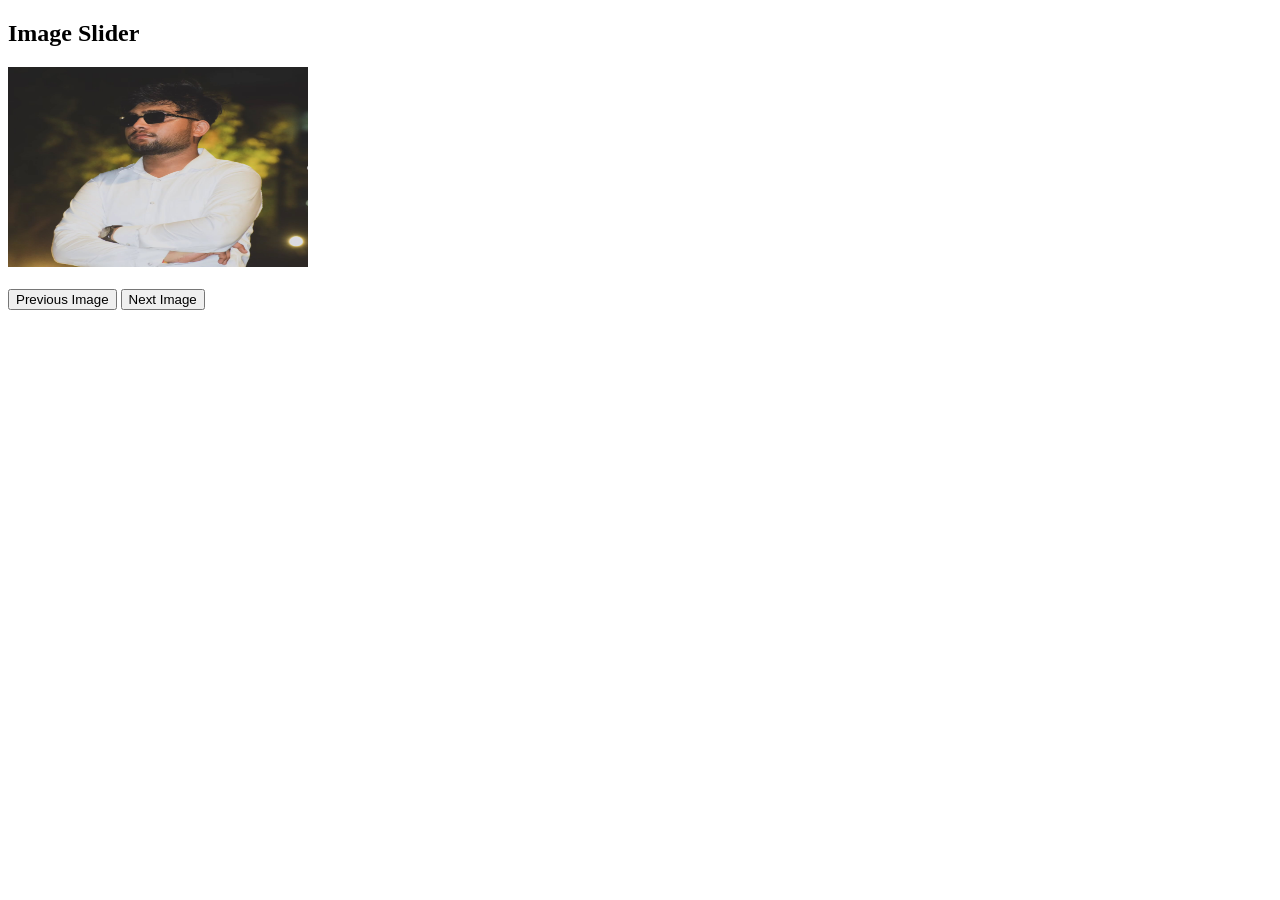
<file: script.html>
<!DOCTYPE html>
<html>
<head>
    <title>Image Slider</title>

    <script>
        var images = [
            "img1.jpg.png",
            "img2.jpg.png",
            "img3.jpg.png",
        ];

        var index = 0;

        function nextImage() {
            index++;
            if (index >= images.length) {
                index = 0;
            }
            document.getElementById("pic").src = images[index];
        }

        function prevImage() {
            index--;
            if (index < 0) {
                index = images.length - 1;
            }
            document.getElementById("pic").src = images[index];
        }
    </script>
</head>

<body>

    <h2>Image Slider</h2>

    <img id="pic" src="img1.jpg.png" width="300" height="200">
    

    <br><br>

    <button onclick="prevImage()">Previous Image</button>
    <button onclick="nextImage()">Next Image</button>

</body>
</html>
</file>
